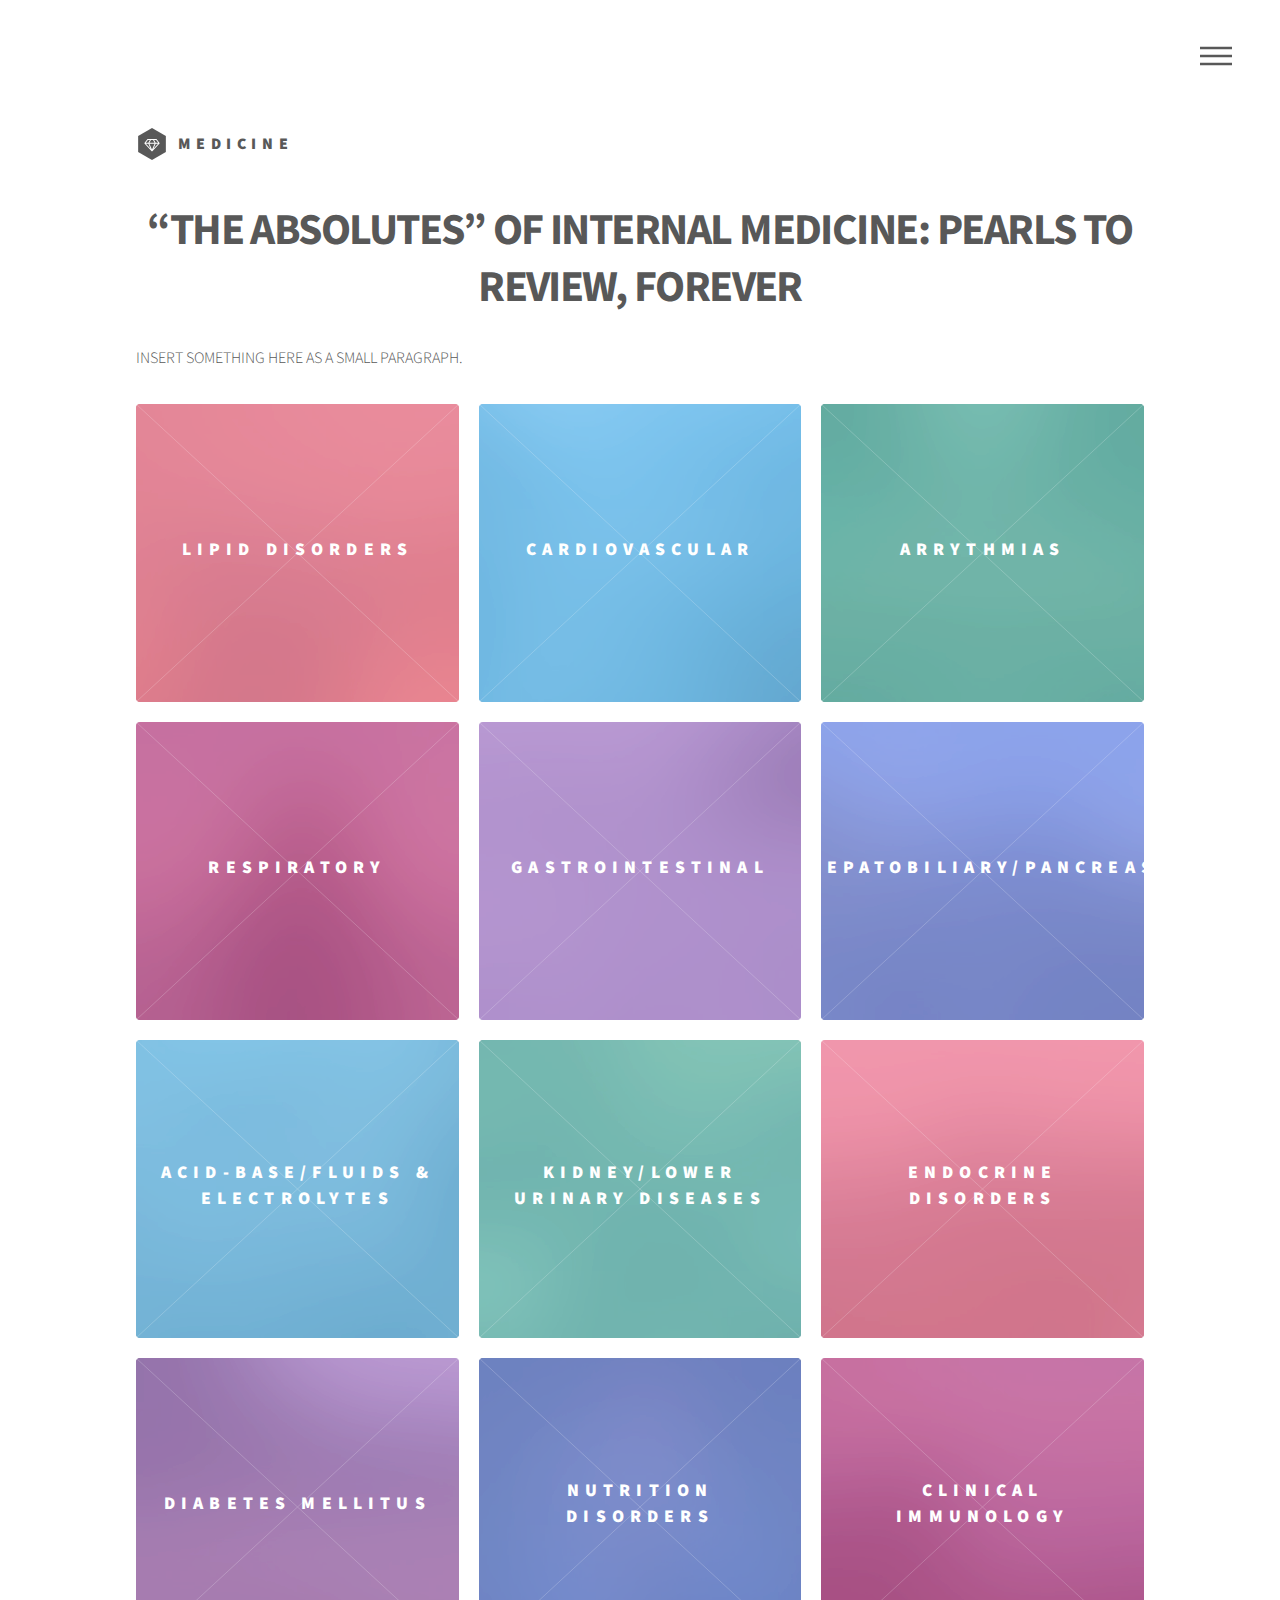
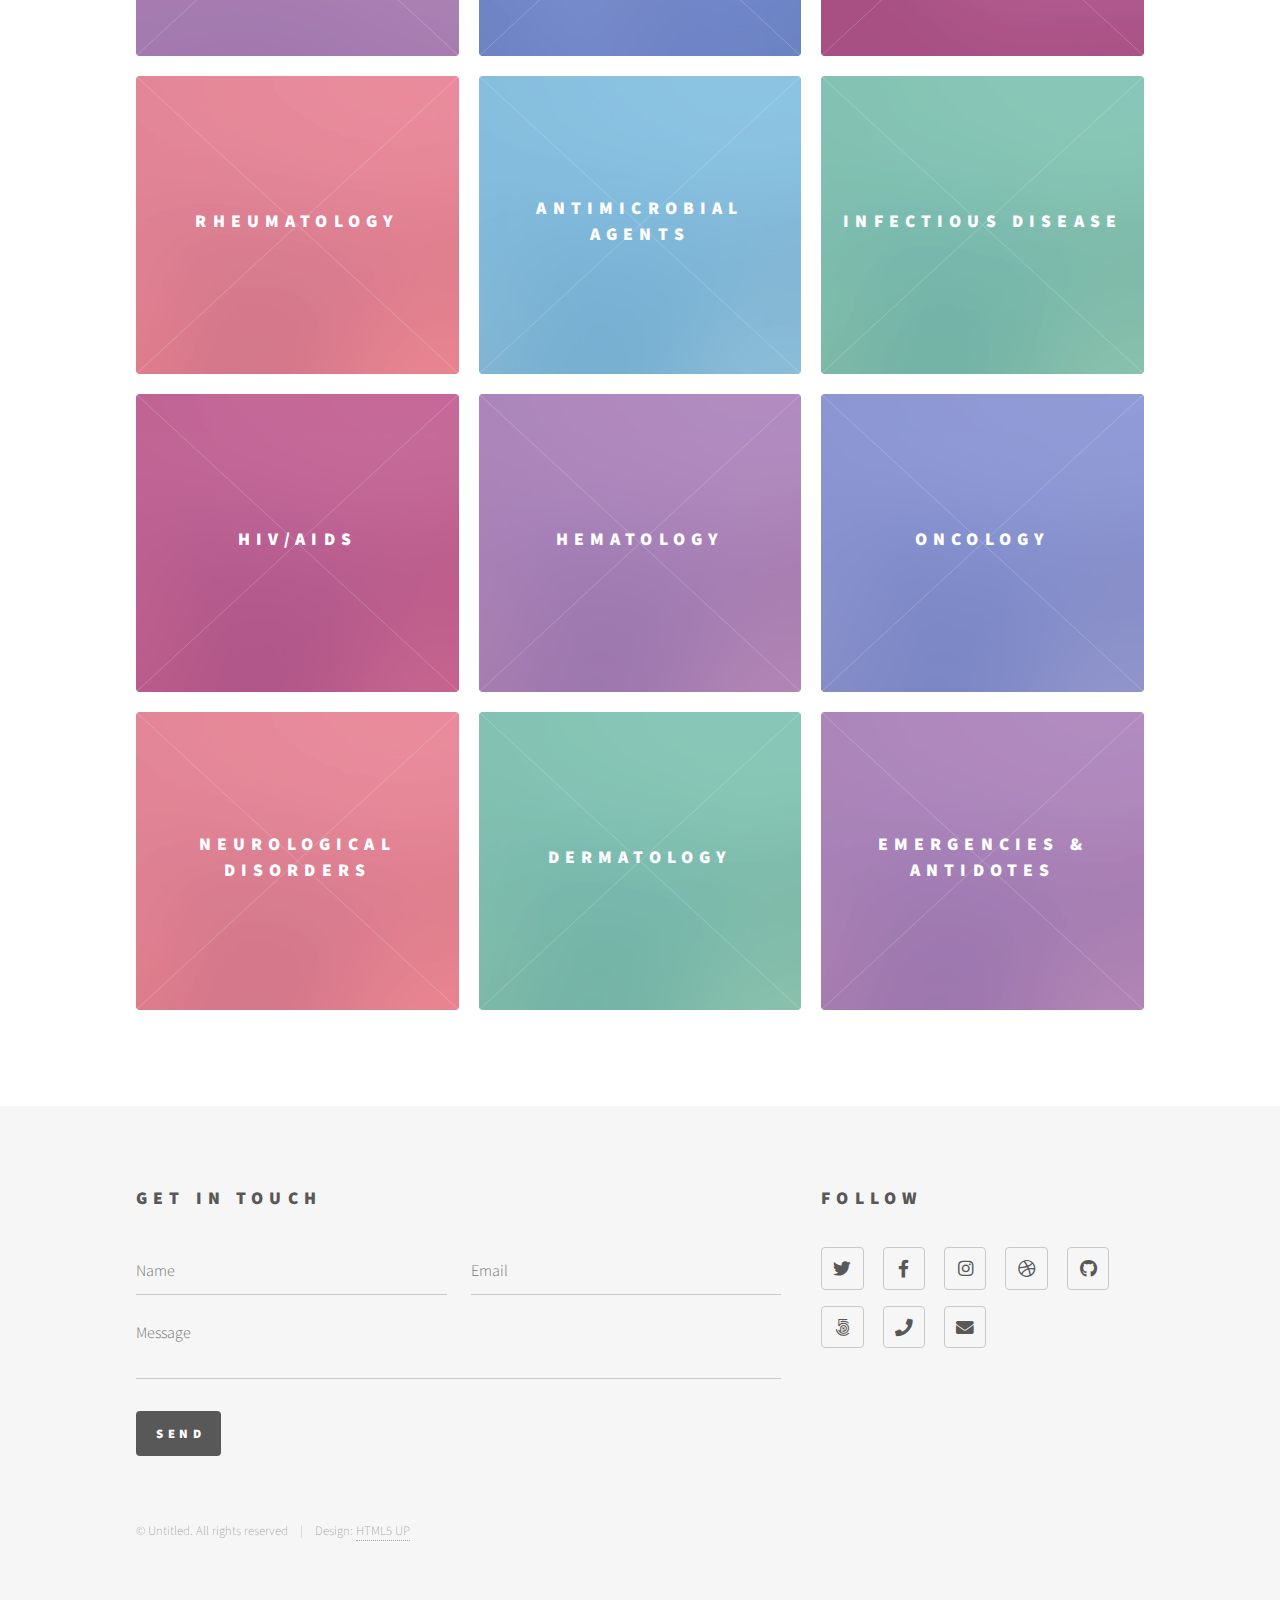
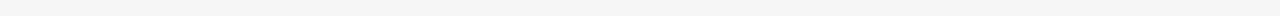
<file: index.html>
<!DOCTYPE HTML>
<!--
	Phantom by HTML5 UP
	html5up.net | @ajlkn
	Free for personal and commercial use under the CCA 3.0 license (html5up.net/license)
-->
<html>
	<head>
		<title>Hoskisons Absolute</title>
		<meta charset="utf-8" />
		<meta name="viewport" content="width=device-width, initial-scale=1, user-scalable=no" />
		<link rel="stylesheet" href="assets/css/main.css" />
		<noscript><link rel="stylesheet" href="assets/css/noscript.css" /></noscript>
	</head>
	<body class="is-preload">
		<!-- Wrapper -->
			<div id="wrapper">

				<!-- Header -->
					<header id="header">
						<div class="inner">

							<!-- Logo -->
								<a href="index.html" class="logo">
									<span class="symbol"><img src="images/logo.svg" alt="" /></span><span class="title">MEDICINE</span>
								</a>

							<!-- Nav -->
								<nav>
									<ul>
										<li><a href="#menu">Menu</a></li>
									</ul>
								</nav>

						</div>
					</header>

				<!-- Menu -->
					<nav id="menu">
						<h2>Menu</h2>
						<ul>
							<li><a href="index.html">Home</a></li>
							<li><a href="generic.html">How to Use this Resource</a></li>
							<li><a href="generic.html">About the Author</a></li>
							<li><a href="elements.html">Contact Us</a></li>
						</ul>
					</nav>

				<!-- Main -->
					<div id="main">
						<div class="inner">
							<header>
								<h1><center>“THE ABSOLUTES” OF INTERNAL MEDICINE: PEARLS TO REVIEW, FOREVER</center></h1>
								<p>INSERT SOMETHING HERE AS A SMALL PARAGRAPH.</p>
							</header>
							<section class="tiles">
								<article class="style1">
									<span class="image">
										<img src="images/pic01.jpg" alt="" />
									</span>
									<a href="lipiddisorders.html">
										<h2>LIPID DISORDERS</h2>
										<div class="content">
											<p>INSERT A SMALL DESCRIPTION HERE.</p>
										</div>
									</a>
								</article>
								<article class="style2">
									<span class="image">
										<img src="images/pic02.jpg" alt="" />
									</span>
									<a href="cardiovascular.html">
										<h2>CARDIOVASCULAR</h2>
										<div class="content">
											<p>INSERT A SMALL DESCRIPTION HERE.</p>
										</div>
									</a>
								</article>
								<article class="style3">
									<span class="image">
										<img src="images/pic03.jpg" alt="" />
									</span>
									<a href="generic.html">
										<h2>ARRYTHMIAS</h2>
										<div class="content">
											<p>INSERT A SMALL DESCRIPTION HERE.</p>
										</div>
									</a>
								</article>
								<article class="style4">
									<span class="image">
										<img src="images/pic04.jpg" alt="" />
									</span>
									<a href="generic.html">
										<h2>RESPIRATORY</h2>
										<div class="content">
											<p>INSERT A SMALL DESCRIPTION HERE.</p>
										</div>
									</a>
								</article>
								<article class="style5">
									<span class="image">
										<img src="images/pic05.jpg" alt="" />
									</span>
									<a href="generic.html">
										<h2>GASTROINTESTINAL</h2>
										<div class="content">
											<p>INSERT A SMALL DESCRIPTION HERE.</p>
										</div>
									</a>
								</article>
								<article class="style6">
									<span class="image">
										<img src="images/pic06.jpg" alt="" />
									</span>
									<a href="generic.html">
										<h2>HEPATOBILIARY/PANCREAS</h2>
										<div class="content">
											<p>INSERT A SMALL DESCRIPTION HERE.</p>
										</div>
									</a>
								</article>
								<article class="style2">
									<span class="image">
										<img src="images/pic07.jpg" alt="" />
									</span>
									<a href="generic.html">
										<h2>ACID-BASE/FLUIDS & ELECTROLYTES</h2>
										<div class="content">
											<p>INSERT A SMALL DESCRIPTION HERE</p>
										</div>
									</a>
								</article>
								<article class="style3">
									<span class="image">
										<img src="images/pic08.jpg" alt="" />
									</span>
									<a href="generic.html">
										<h2>KIDNEY/LOWER URINARY DISEASES</h2>
										<div class="content">
											<p>INSERT A SMALL DESCRIPTION HERE</p>
										</div>
									</a>
								</article>
								<article class="style1">
									<span class="image">
										<img src="images/pic09.jpg" alt="" />
									</span>
									<a href="generic.html">
										<h2>ENDOCRINE DISORDERS</h2>
										<div class="content">
											<p>INSERT SMALL DESCRIPTION HERE</p>
										</div>
									</a>
								</article>
								<article class="style5">
									<span class="image">
										<img src="images/pic10.jpg" alt="" />
									</span>
									<a href="generic.html">
										<h2>DIABETES MELLITUS</h2>
										<div class="content">
											<p>INSERT SMALL DESCRIPTION HERE</p>
										</div>
									</a>
								</article>
								<article class="style6">
									<span class="image">
										<img src="images/pic11.jpg" alt="" />
									</span>
									<a href="generic.html">
										<h2>NUTRITION DISORDERS</h2>
										<div class="content">
											<p>INSERT SMALL DESCRIPTION HERE</p>
										</div>
									</a>
								</article>
								<article class="style4">
									<span class="image">
										<img src="images/pic12.jpg" alt="" />
									</span>
									<a href="generic.html">
										<h2>CLINICAL IMMUNOLOGY</h2>
										<div class="content">
											<p>INSERT SMALL DESCRIPTION HERE</p>
										</div>
									</a>
								</article>
								<article class="style1">
									<span class="image">
										<img src="images/pic01.jpg" alt="" />
									</span>
									<a href="generic.html">
										<h2>RHEUMATOLOGY</h2>
										<div class="content">
											<p>INSERT A SMALL DESCRIPTION HERE.</p>
										</div>
									</a>
								</article>
								<article class="style2">
									<span class="image">
										<img src="images/pic01.jpg" alt="" />
									</span>
									<a href="generic.html">
										<h2>ANTIMICROBIAL AGENTS</h2>
										<div class="content">
											<p>INSERT A SMALL DESCRIPTION HERE.</p>
										</div>
									</a>
								</article>
								<article class="style3">
									<span class="image">
										<img src="images/pic01.jpg" alt="" />
									</span>
									<a href="generic.html">
										<h2>INFECTIOUS DISEASE</h2>
										<div class="content">
											<p>INSERT A SMALL DESCRIPTION HERE.</p>
										</div>
									</a>
								</article>
								<article class="style4">
									<span class="image">
										<img src="images/pic01.jpg" alt="" />
									</span>
									<a href="generic.html">
										<h2>HIV/AIDS</h2>
										<div class="content">
											<p>INSERT A SMALL DESCRIPTION HERE.</p>
										</div>
									</a>
								</article>
								<article class="style5">
									<span class="image">
										<img src="images/pic01.jpg" alt="" />
									</span>
									<a href="generic.html">
										<h2>HEMATOLOGY</h2>
										<div class="content">
											<p>INSERT A SMALL DESCRIPTION HERE.</p>
										</div>
									</a>
								</article>
								<article class="style6">
									<span class="image">
										<img src="images/pic01.jpg" alt="" />
									</span>
									<a href="generic.html">
										<h2>ONCOLOGY</h2>
										<div class="content">
											<p>INSERT A SMALL DESCRIPTION HERE.</p>
										</div>
									</a>
								</article>
								<article class="style1">
									<span class="image">
										<img src="images/pic01.jpg" alt="" />
									</span>
									<a href="generic.html">
										<h2>NEUROLOGICAL DISORDERS</h2>
										<div class="content">
											<p>INSERT A SMALL DESCRIPTION HERE.</p>
										</div>
									</a>
								</article>
								<article class="style3">
									<span class="image">
										<img src="images/pic01.jpg" alt="" />
									</span>
									<a href="generic.html">
										<h2>DERMATOLOGY</h2>
										<div class="content">
											<p>INSERT A SMALL DESCRIPTION HERE.</p>
										</div>
									</a>
								</article>
								<article class="style5">
									<span class="image">
										<img src="images/pic01.jpg" alt="" />
									</span>
									<a href="generic.html">
										<h2>EMERGENCIES & ANTIDOTES</h2>
										<div class="content">
											<p>INSERT A SMALL DESCRIPTION HERE.</p>
										</div>
									</a>
								</article>
							</section>
						</div>
					</div>

				<!-- Footer -->
					<footer id="footer">
						<div class="inner">
							<section>
								<h2>Get in touch</h2>
								<form method="post" action="#">
									<div class="fields">
										<div class="field half">
											<input type="text" name="name" id="name" placeholder="Name" />
										</div>
										<div class="field half">
											<input type="email" name="email" id="email" placeholder="Email" />
										</div>
										<div class="field">
											<textarea name="message" id="message" placeholder="Message"></textarea>
										</div>
									</div>
									<ul class="actions">
										<li><input type="submit" value="Send" class="primary" /></li>
									</ul>
								</form>
							</section>
							<section>
								<h2>Follow</h2>
								<ul class="icons">
									<li><a href="#" class="icon brands style2 fa-twitter"><span class="label">Twitter</span></a></li>
									<li><a href="#" class="icon brands style2 fa-facebook-f"><span class="label">Facebook</span></a></li>
									<li><a href="#" class="icon brands style2 fa-instagram"><span class="label">Instagram</span></a></li>
									<li><a href="#" class="icon brands style2 fa-dribbble"><span class="label">Dribbble</span></a></li>
									<li><a href="#" class="icon brands style2 fa-github"><span class="label">GitHub</span></a></li>
									<li><a href="#" class="icon brands style2 fa-500px"><span class="label">500px</span></a></li>
									<li><a href="#" class="icon solid style2 fa-phone"><span class="label">Phone</span></a></li>
									<li><a href="#" class="icon solid style2 fa-envelope"><span class="label">Email</span></a></li>
								</ul>
							</section>
							<ul class="copyright">
								<li>&copy; Untitled. All rights reserved</li><li>Design: <a href="http://html5up.net">HTML5 UP</a></li>
							</ul>
						</div>
					</footer>

			</div>

		<!-- Scripts -->
			<script src="assets/js/jquery.min.js"></script>
			<script src="assets/js/browser.min.js"></script>
			<script src="assets/js/breakpoints.min.js"></script>
			<script src="assets/js/util.js"></script>
			<script src="assets/js/main.js"></script>
			<script src="assets/js/modal.js"></script>

	</body>
</html>
</file>
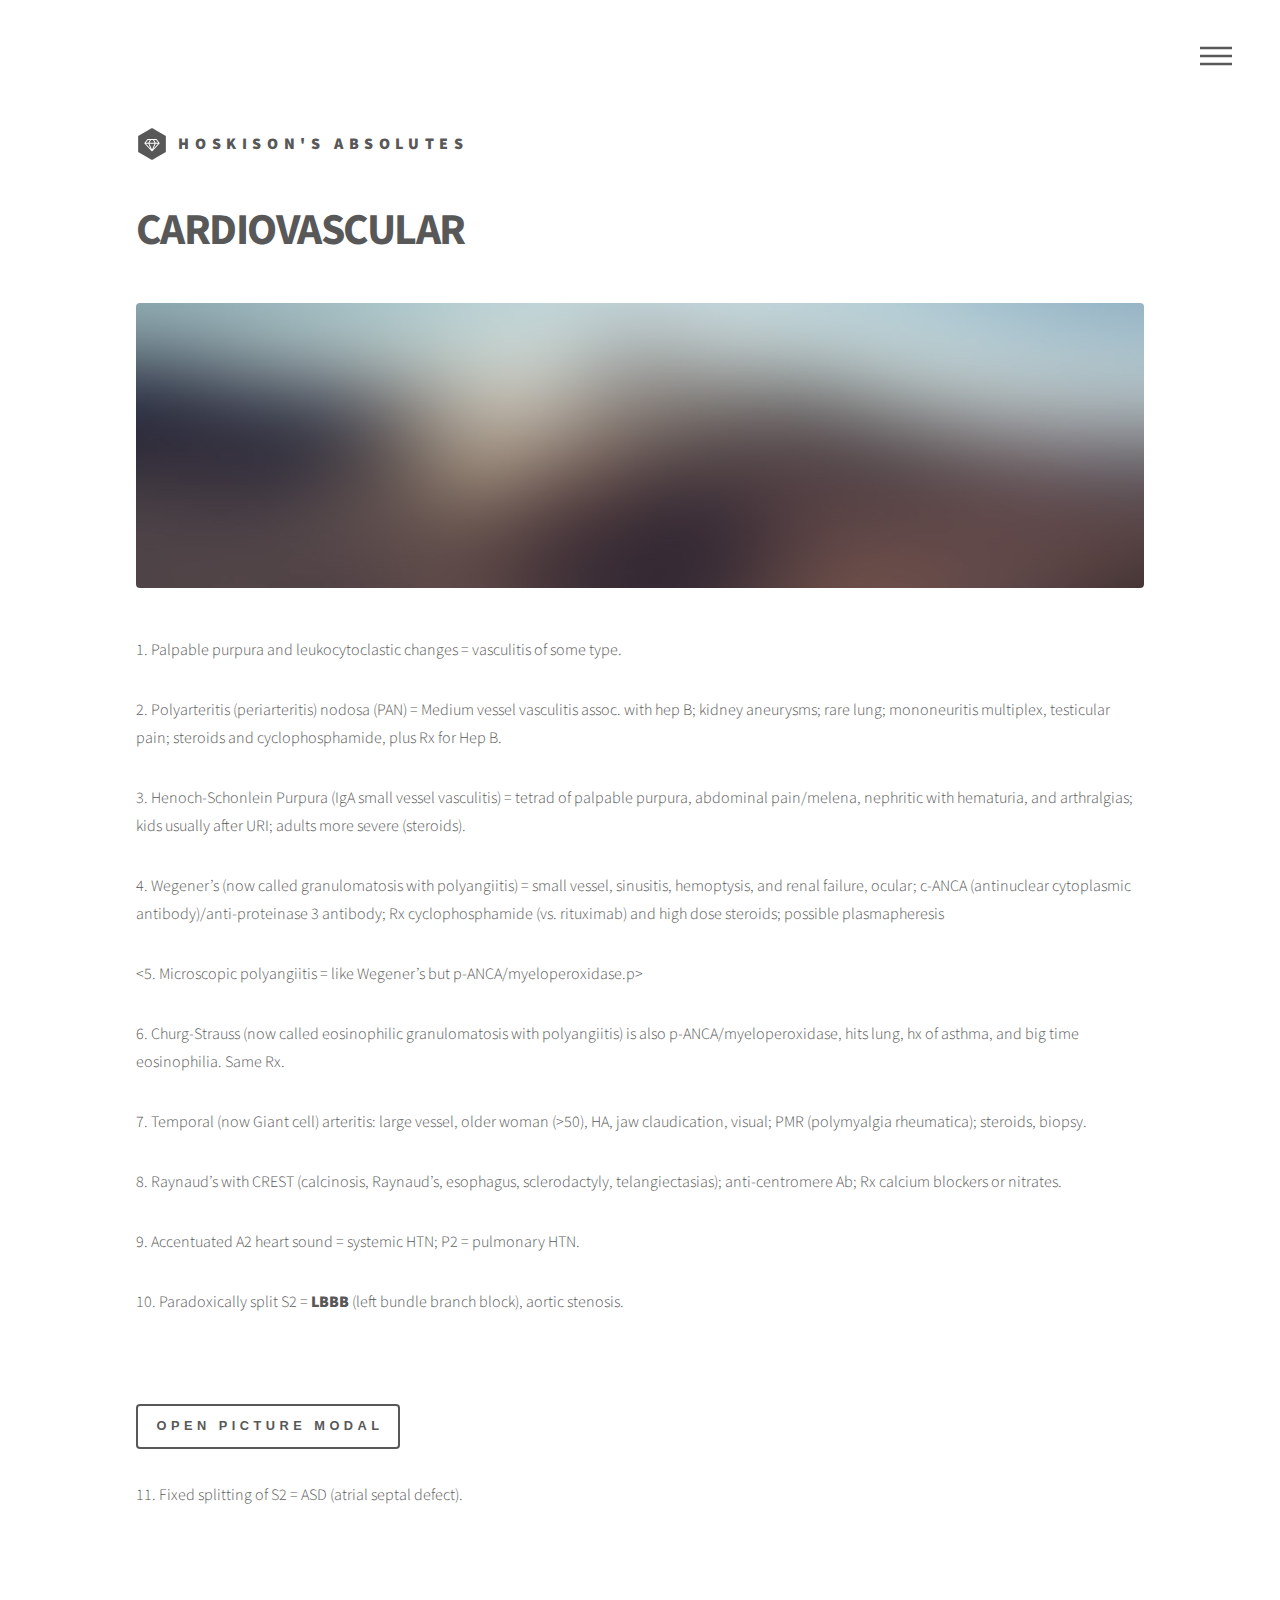
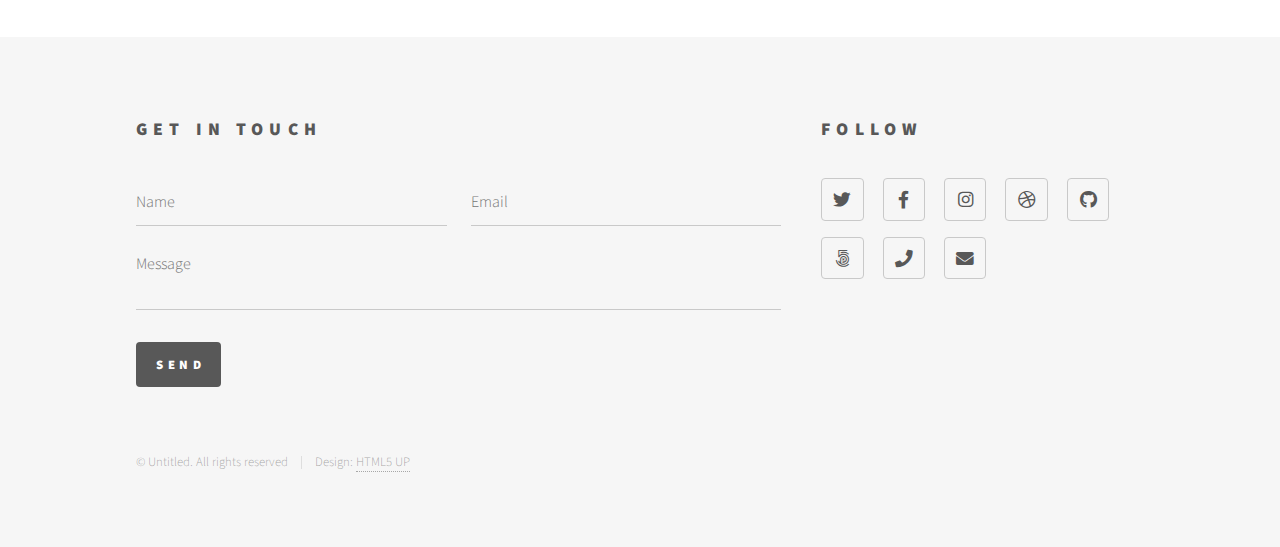
<file: cardiovascular.html>
<!DOCTYPE HTML>
<!--
	Phantom by HTML5 UP
	html5up.net | @ajlkn
	Free for personal and commercial use under the CCA 3.0 license (html5up.net/license)
-->
<html>
	<head>
		<title>LIPID DISORDERS</title>
		<meta charset="utf-8" />
		<meta name="viewport" content="width=device-width, initial-scale=1, user-scalable=no" />
		<link rel="stylesheet" href="assets/css/main.css" />
		<noscript><link rel="stylesheet" href="assets/css/noscript.css" /></noscript>
	</head>
	<body class="is-preload">
		<!-- Wrapper -->
			<div id="wrapper">

				<!-- Header -->
					<header id="header">
						<div class="inner">

							<!-- Logo -->
								<a href="index.html" class="logo">
									<span class="symbol"><img src="images/logo.svg" alt="" /></span><span class="title">Hoskison's Absolutes</span>
								</a>

							<!-- Nav -->
								<nav>
									<ul>
										<li><a href="#menu">Menu</a></li>
									</ul>
								</nav>

						</div>
					</header>

				<!-- Menu -->
					<nav id="menu">
						<h2>Menu</h2>
						<ul>
							<li><a href="index.html">Home</a></li>
							<li><a href="generic.html">How to Use this Resource</a></li>
							<li><a href="generic.html">About the Author</a></li>
							<li><a href="elements.html">Contact Us</a></li>
						</ul>
					</nav>

				<!-- Main -->
					<div id="main">
						<div class="inner">
							<h1>CARDIOVASCULAR</h1>
							<span class="image main"><img src="images/pic13.jpg" alt="" /></span>

							<p>1.	Palpable purpura and leukocytoclastic changes = vasculitis of some type.</p>
							<p>2.	Polyarteritis (periarteritis) nodosa (PAN) = Medium vessel vasculitis assoc. with hep B; kidney aneurysms; rare lung; mononeuritis multiplex, testicular pain; steroids and cyclophosphamide, plus Rx for Hep B.</p>
							<p>3.	Henoch-Schonlein Purpura (IgA small vessel vasculitis) = tetrad of palpable purpura, abdominal pain/melena, nephritic with hematuria, and arthralgias; kids usually after URI; adults more severe (steroids).</p>
							<p>4.	Wegener’s (now called granulomatosis with polyangiitis) = small vessel, sinusitis, hemoptysis, and renal failure, ocular; c-ANCA (antinuclear cytoplasmic antibody)/anti-proteinase 3 antibody; Rx cyclophosphamide (vs. rituximab) and high dose steroids; possible plasmapheresis</p>
							<5.	Microscopic polyangiitis = like Wegener’s but p-ANCA/myeloperoxidase.p></p>
							<p>6.	Churg-Strauss (now called eosinophilic granulomatosis with polyangiitis) is also p-ANCA/myeloperoxidase, hits lung, hx of asthma, and big time eosinophilia.  Same Rx.</p>
							<p>7.	Temporal (now Giant cell) arteritis:  large vessel, older woman (>50), HA, jaw claudication, visual; PMR (polymyalgia rheumatica); steroids, biopsy.</p>
							<p>8.	Raynaud’s with CREST (calcinosis, Raynaud’s, esophagus, sclerodactyly, telangiectasias); anti-centromere Ab; Rx calcium blockers or nitrates.</p>
							<p>9.	Accentuated A2 heart sound = systemic HTN; P2 = pulmonary HTN.</p>
              <p>10.	Paradoxically split S2 = <b id="myBtn">LBBB</b> (left bundle branch block), aortic stenosis.</p>
              <br>
							<!-- The Modal -->
							<div id="myModal" class="modal">
								<!-- Modal content -->
								<div class="modal-content">
									<span id="modalClose" class="close">&times;</span>
									<p>Harsh is dumb!!!!..</p>
								</div>
							</div>
              <br>
							<button id="myBtn2">Open Picture Modal</button>
							<!-- The Modal -->
							<div id="myModal2" class="modal">
								<!-- Modal content -->
								<div class="modal-content">
									<span id="modalClose2" class="close">&times;</span>
                  <img class="image main" src="images/pic13.jpg" alt="" />
								</div>
							</div>
							</p>
							<p>11.	Fixed splitting of S2 = ASD (atrial septal defect).</p>
							<p></p>
							<p></p>
							<p></p>
							<p></p>
							<p></p>
							<p></p>
							<p></p>
							<p></p>
							<p></p>
							<p></p>
							<p></p>
							<p></p>
							<p></p>
							<p></p>
							<p></p>
							<p></p>
							<p></p>
							<p></p>
							<p></p>
							<p></p>
							<p></p>
							<p></p>
							<p></p>
							<p></p>
							<p></p>
							<p></p>
							<p></p>
							<p></p>
							<p></p>
							<p></p>
							<p></p>
							<p></p>
							<p></p>
							<p></p>
							<p></p>
							<p></p>
							<p></p>
							<p></p>
							<p></p>
							<p></p>
							<p></p>
							<p></p>
							<p></p>
							<p></p>
							<p></p>
							<p></p>
							<p></p>
							<p></p>
							<p></p>
							<p></p>
							<p></p>
							<p></p>
							<p></p>
							<p></p>
							<p></p>
							<p></p>
							<p></p>
							<p></p>
							<p></p>
							<p></p>
							<p></p>
							<p></p>
							<p></p>
							<p></p>
							<p></p>
							<p></p>
							<p></p>
							<p></p>
							<p></p>
							<p></p>
							<p></p>
							<p></p>
							<p></p>
							<p></p>
							<p></p>
							<p></p>
							<p></p>
							<p></p>
							<p></p>
							<p></p>
							<p></p>
							<p></p>
							<p></p>
							<p></p>
							<p></p>
							<p></p>
							<p></p>
							<p></p>
							<p></p>


						</div>
					</div>

				<!-- Footer -->
					<footer id="footer">
						<div class="inner">
							<section>
								<h2>Get in touch</h2>
								<form method="post" action="#">
									<div class="fields">
										<div class="field half">
											<input type="text" name="name" id="name" placeholder="Name" />
										</div>
										<div class="field half">
											<input type="email" name="email" id="email" placeholder="Email" />
										</div>
										<div class="field">
											<textarea name="message" id="message" placeholder="Message"></textarea>
										</div>
									</div>
									<ul class="actions">
										<li><input type="submit" value="Send" class="primary" /></li>
									</ul>
								</form>
							</section>
							<section>
								<h2>Follow</h2>
								<ul class="icons">
									<li><a href="#" class="icon brands style2 fa-twitter"><span class="label">Twitter</span></a></li>
									<li><a href="#" class="icon brands style2 fa-facebook-f"><span class="label">Facebook</span></a></li>
									<li><a href="#" class="icon brands style2 fa-instagram"><span class="label">Instagram</span></a></li>
									<li><a href="#" class="icon brands style2 fa-dribbble"><span class="label">Dribbble</span></a></li>
									<li><a href="#" class="icon brands style2 fa-github"><span class="label">GitHub</span></a></li>
									<li><a href="#" class="icon brands style2 fa-500px"><span class="label">500px</span></a></li>
									<li><a href="#" class="icon solid style2 fa-phone"><span class="label">Phone</span></a></li>
									<li><a href="#" class="icon solid style2 fa-envelope"><span class="label">Email</span></a></li>
								</ul>
							</section>
							<ul class="copyright">
								<li>&copy; Untitled. All rights reserved</li><li>Design: <a href="http://html5up.net">HTML5 UP</a></li>
							</ul>
						</div>
					</footer>

			</div>

		<!-- Scripts -->
			<script src="assets/js/jquery.min.js"></script>
			<script src="assets/js/browser.min.js"></script>
			<script src="assets/js/breakpoints.min.js"></script>
			<script src="assets/js/util.js"></script>
			<script src="assets/js/main.js"></script>
			<script src="assets/js/modal.js"></script>

	</body>
</html>
</file>
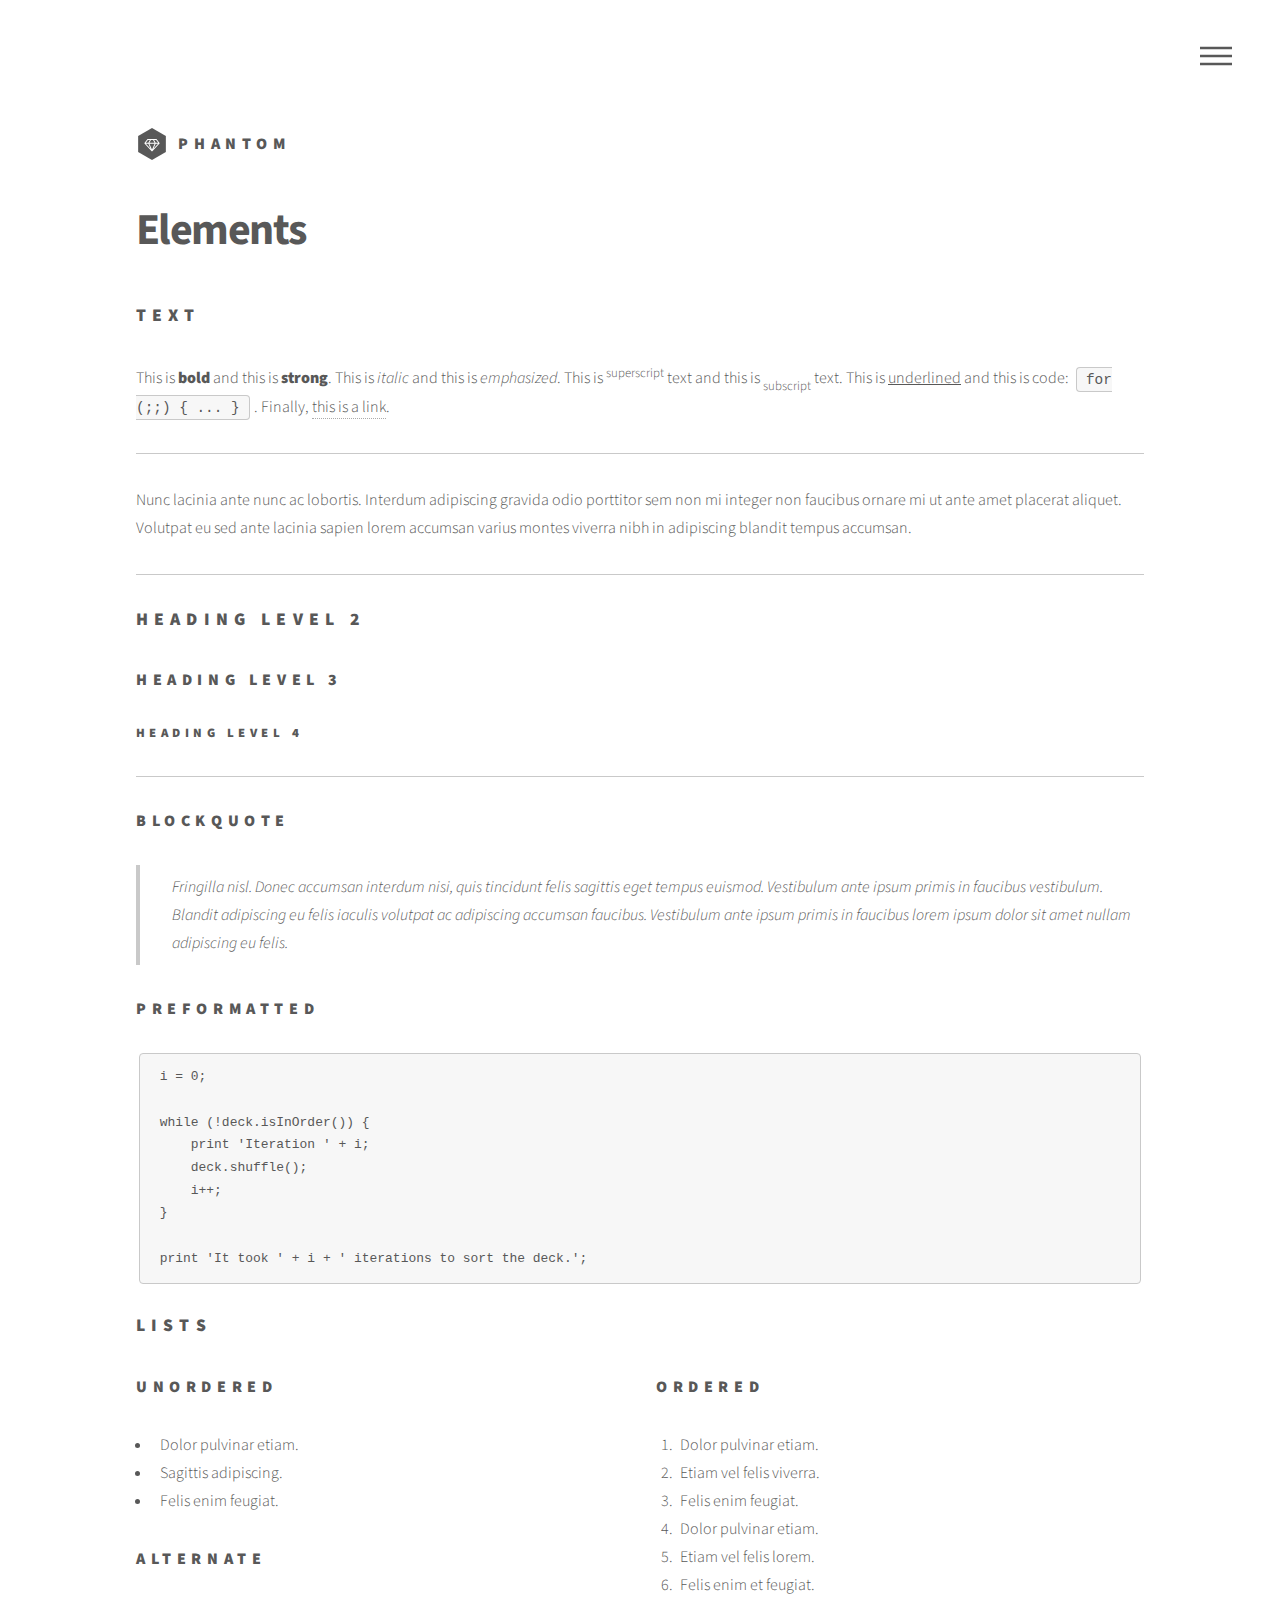
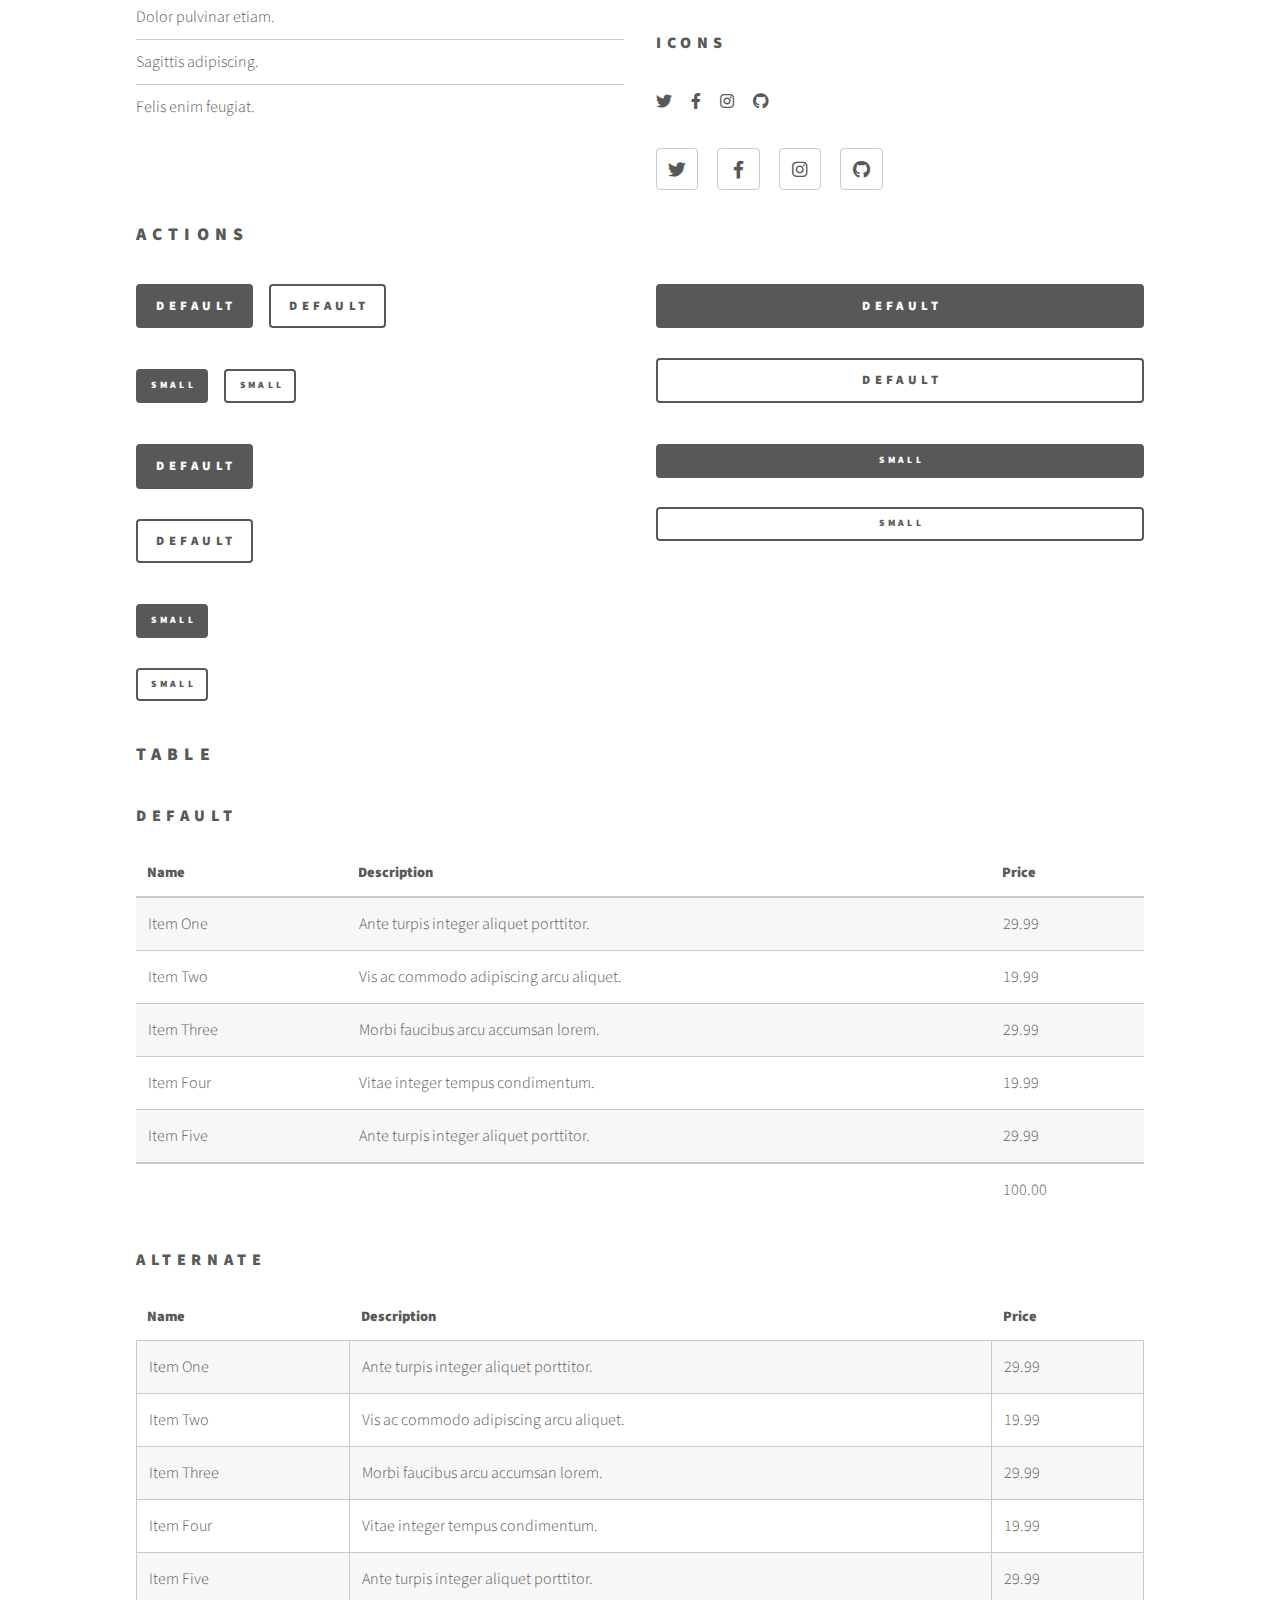
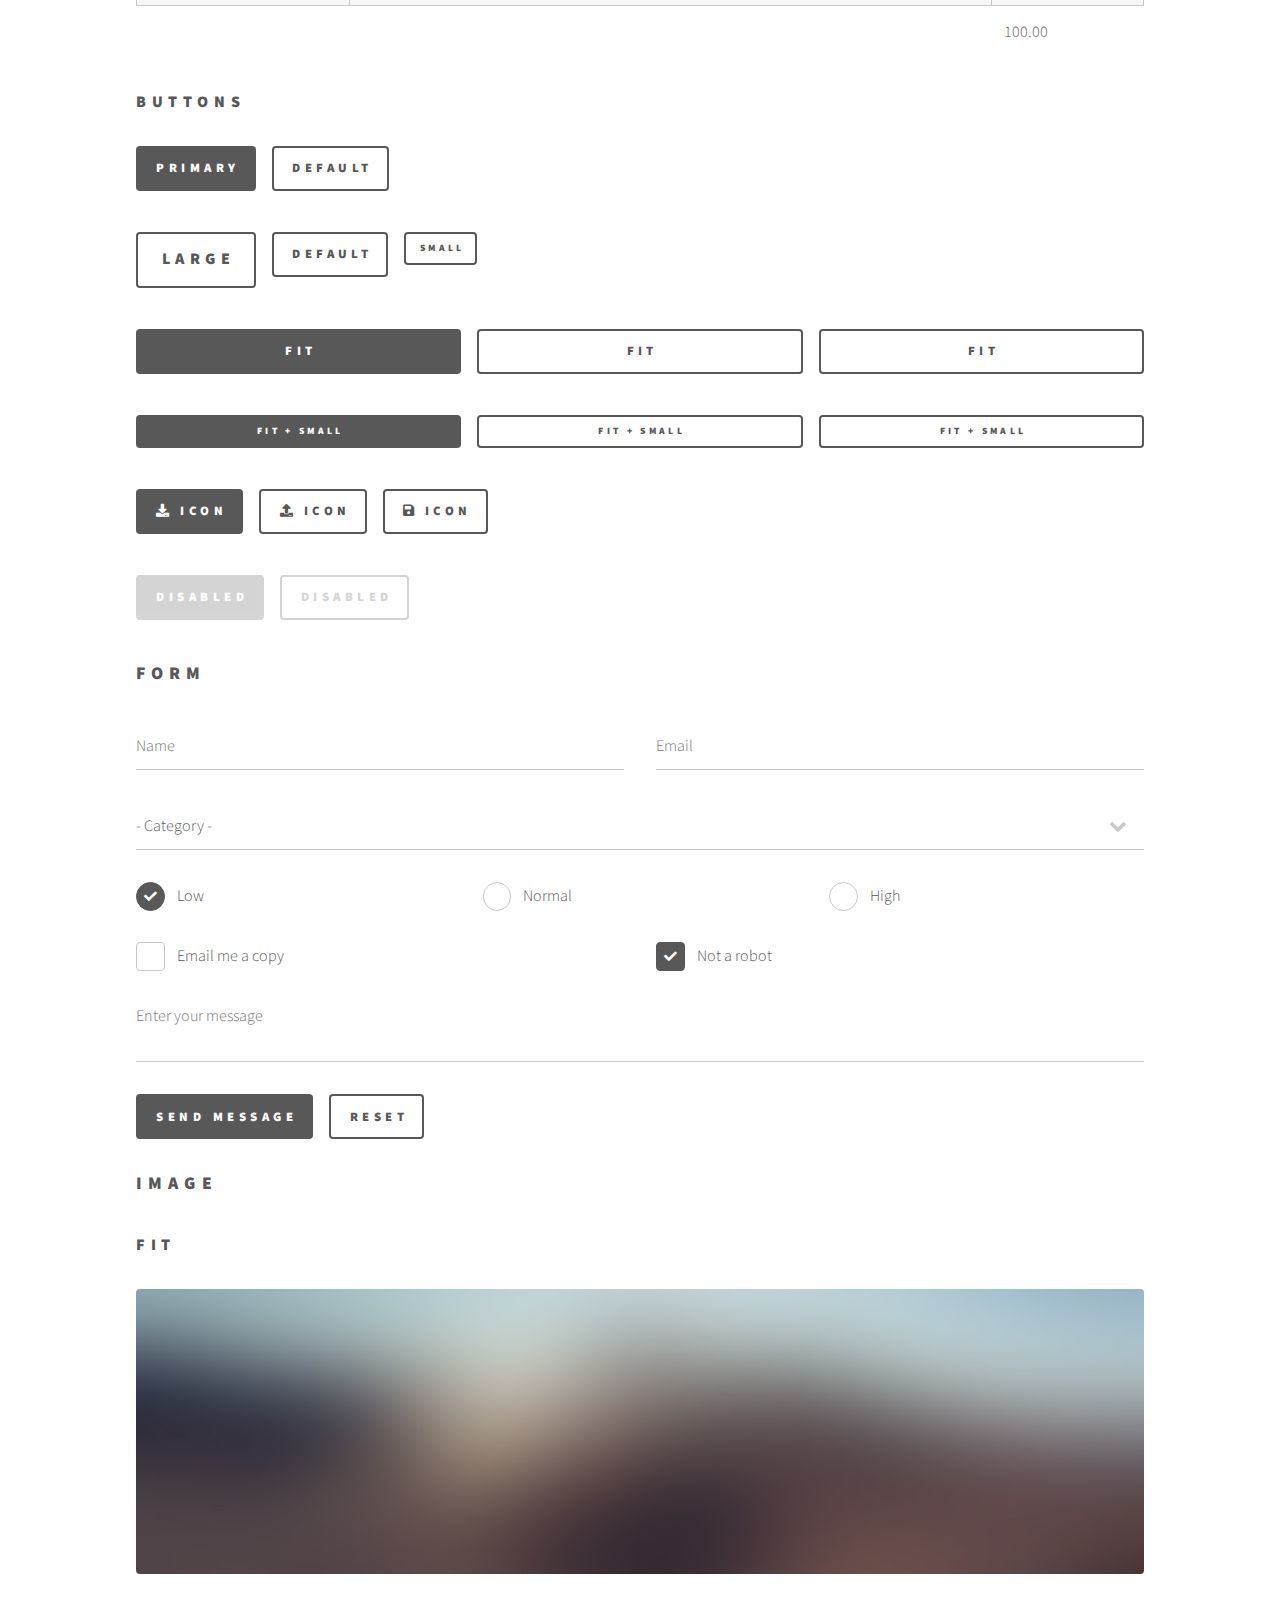
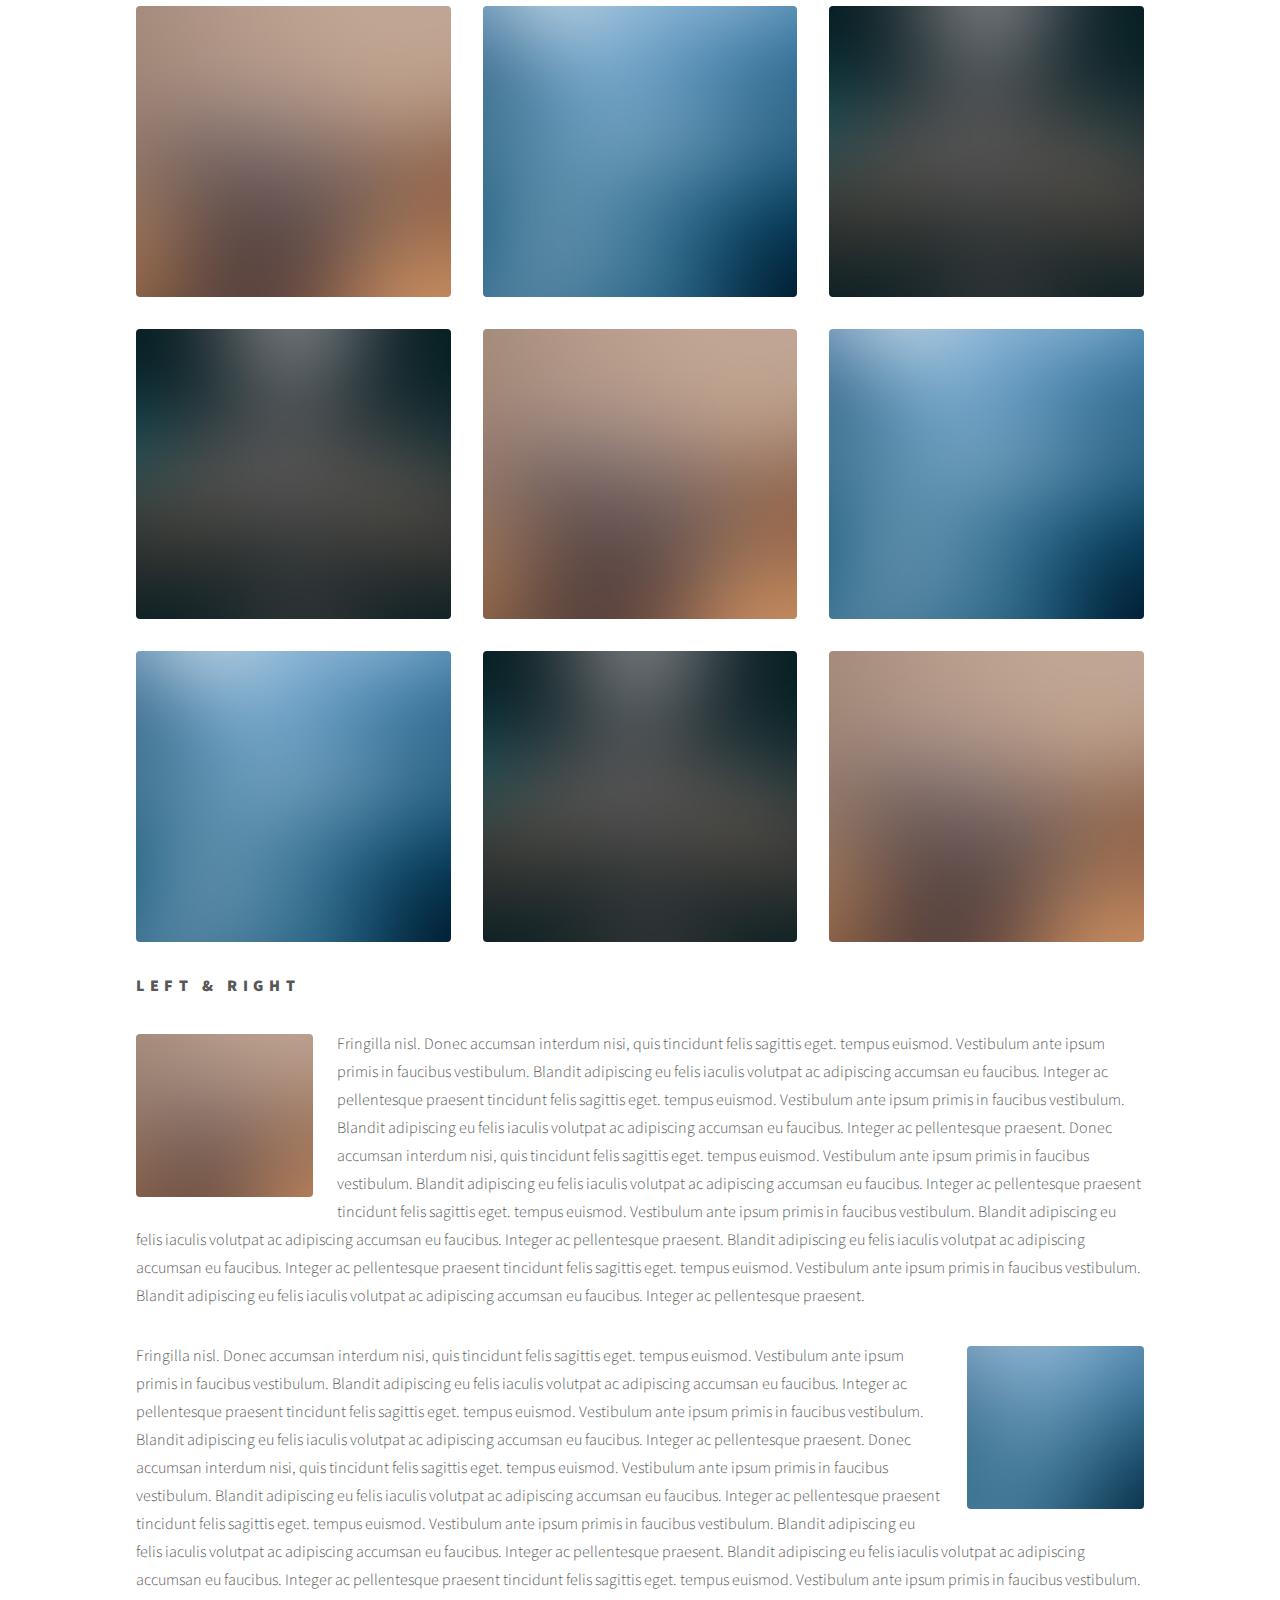
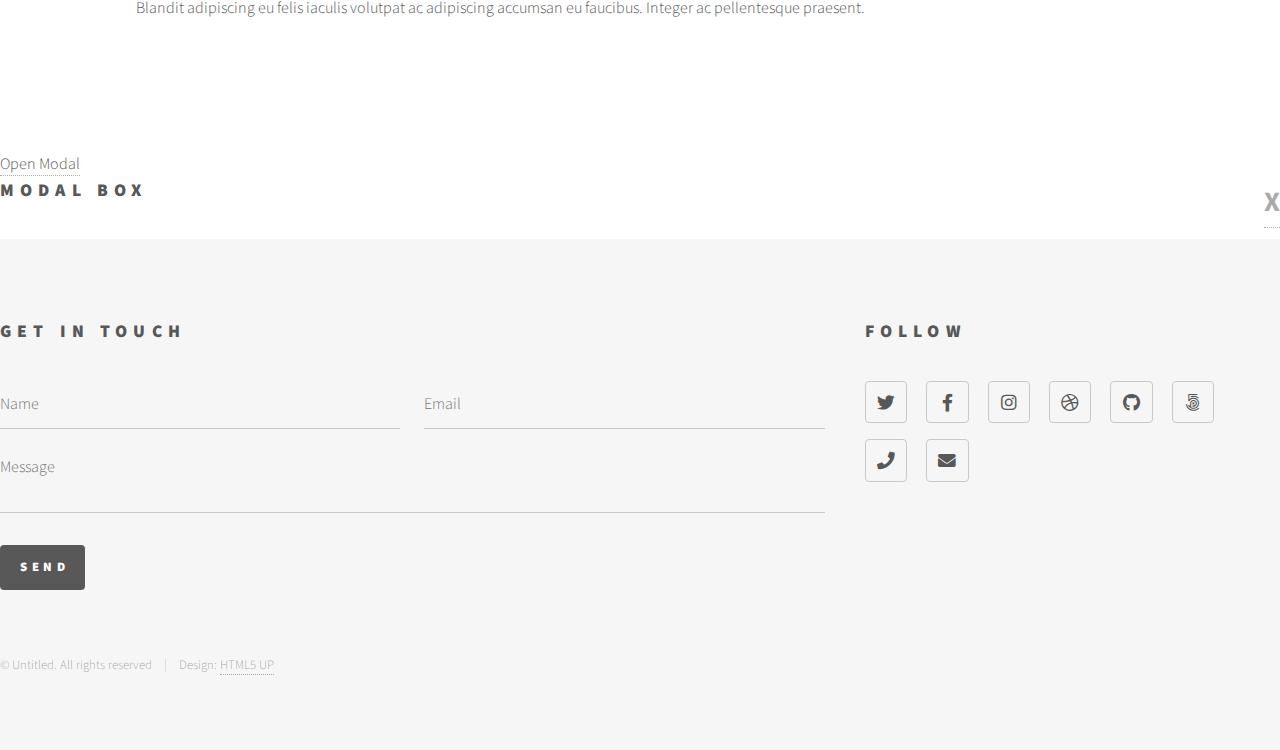
<file: elements.html>
<!DOCTYPE HTML>
<!--
	Phantom by HTML5 UP
	html5up.net | @ajlkn
	Free for personal and commercial use under the CCA 3.0 license (html5up.net/license)
-->
<html>
	<head>
		<title>Elements - Phantom by HTML5 UP</title>
		<meta charset="utf-8" />
		<meta name="viewport" content="width=device-width, initial-scale=1, user-scalable=no" />
		<link rel="stylesheet" href="assets/css/main.css" />
		<noscript><link rel="stylesheet" href="assets/css/noscript.css" /></noscript>
	</head>
	<body class="is-preload">
		<!-- Wrapper -->
			<div id="wrapper">

				<!-- Header -->
					<header id="header">
						<div class="inner">

							<!-- Logo -->
								<a href="index.html" class="logo">
									<span class="symbol"><img src="images/logo.svg" alt="" /></span><span class="title">Phantom</span>
								</a>

							<!-- Nav -->
								<nav>
									<ul>
										<li><a href="#menu">Menu</a></li>
									</ul>
								</nav>

						</div>
					</header>

				<!-- Menu -->
					<nav id="menu">
						<h2>Menu</h2>
						<ul>
							<li><a href="index.html">Home</a></li>
							<li><a href="generic.html">Ipsum veroeros</a></li>
							<li><a href="generic.html">Tempus etiam</a></li>
							<li><a href="generic.html">Consequat dolor</a></li>
							<li><a href="elements.html">Elements</a></li>
						</ul>
					</nav>

				<!-- Main -->
					<div id="main">
						<div class="inner">
							<h1>Elements</h1>

							<!-- Text -->
								<section>
									<h2>Text</h2>
									<p>This is <b>bold</b> and this is <strong>strong</strong>. This is <i>italic</i> and this is <em>emphasized</em>.
									This is <sup>superscript</sup> text and this is <sub>subscript</sub> text.
									This is <u>underlined</u> and this is code: <code>for (;;) { ... }</code>. Finally, <a href="#">this is a link</a>.</p>
									<hr />
									<p>Nunc lacinia ante nunc ac lobortis. Interdum adipiscing gravida odio porttitor sem non mi integer non faucibus ornare mi ut ante amet placerat aliquet. Volutpat eu sed ante lacinia sapien lorem accumsan varius montes viverra nibh in adipiscing blandit tempus accumsan.</p>
									<hr />
									<h2>Heading Level 2</h2>
									<h3>Heading Level 3</h3>
									<h4>Heading Level 4</h4>
									<hr />
									<h3>Blockquote</h3>
									<blockquote>Fringilla nisl. Donec accumsan interdum nisi, quis tincidunt felis sagittis eget tempus euismod. Vestibulum ante ipsum primis in faucibus vestibulum. Blandit adipiscing eu felis iaculis volutpat ac adipiscing accumsan faucibus. Vestibulum ante ipsum primis in faucibus lorem ipsum dolor sit amet nullam adipiscing eu felis.</blockquote>
									<h3>Preformatted</h3>
									<pre><code>i = 0;

while (!deck.isInOrder()) {
    print 'Iteration ' + i;
    deck.shuffle();
    i++;
}

print 'It took ' + i + ' iterations to sort the deck.';</code></pre>
								</section>

							<!-- Lists -->
								<section>
									<h2>Lists</h2>
									<div class="row">
										<div class="col-6 col-12-medium">
											<h3>Unordered</h3>
											<ul>
												<li>Dolor pulvinar etiam.</li>
												<li>Sagittis adipiscing.</li>
												<li>Felis enim feugiat.</li>
											</ul>
											<h3>Alternate</h3>
											<ul class="alt">
												<li>Dolor pulvinar etiam.</li>
												<li>Sagittis adipiscing.</li>
												<li>Felis enim feugiat.</li>
											</ul>
										</div>
										<div class="col-6 col-12-medium">
											<h3>Ordered</h3>
											<ol>
												<li>Dolor pulvinar etiam.</li>
												<li>Etiam vel felis viverra.</li>
												<li>Felis enim feugiat.</li>
												<li>Dolor pulvinar etiam.</li>
												<li>Etiam vel felis lorem.</li>
												<li>Felis enim et feugiat.</li>
											</ol>
											<h3>Icons</h3>
											<ul class="icons">
												<li><a href="#" class="icon brands style1 fa-twitter"><span class="label">Twitter</span></a></li>
												<li><a href="#" class="icon brands style1 fa-facebook-f"><span class="label">Facebook</span></a></li>
												<li><a href="#" class="icon brands style1 fa-instagram"><span class="label">Instagram</span></a></li>
												<li><a href="#" class="icon brands style1 fa-github"><span class="label">Github</span></a></li>
											</ul>
											<ul class="icons">
												<li><a href="#" class="icon brands style2 fa-twitter"><span class="label">Twitter</span></a></li>
												<li><a href="#" class="icon brands style2 fa-facebook-f"><span class="label">Facebook</span></a></li>
												<li><a href="#" class="icon brands style2 fa-instagram"><span class="label">Instagram</span></a></li>
												<li><a href="#" class="icon brands style2 fa-github"><span class="label">Github</span></a></li>
											</ul>
										</div>
									</div>
									<h2>Actions</h2>
									<div class="row">
										<div class="col-6 col-12-medium">
											<ul class="actions">
												<li><a href="#" class="button primary">Default</a></li>
												<li><a href="#" class="button">Default</a></li>
											</ul>
											<ul class="actions small">
												<li><a href="#" class="button primary small">Small</a></li>
												<li><a href="#" class="button small">Small</a></li>
											</ul>
											<ul class="actions stacked">
												<li><a href="#" class="button primary">Default</a></li>
												<li><a href="#" class="button">Default</a></li>
											</ul>
											<ul class="actions stacked">
												<li><a href="#" class="button primary small">Small</a></li>
												<li><a href="#" class="button small">Small</a></li>
											</ul>
										</div>
										<div class="col-6 col-12-medium">
											<ul class="actions stacked">
												<li><a href="#" class="button primary fit">Default</a></li>
												<li><a href="#" class="button fit">Default</a></li>
											</ul>
											<ul class="actions stacked">
												<li><a href="#" class="button primary small fit">Small</a></li>
												<li><a href="#" class="button small fit">Small</a></li>
											</ul>
										</div>
									</div>
								</section>

							<!-- Table -->
								<section>
									<h2>Table</h2>
									<h3>Default</h3>
									<div class="table-wrapper">
										<table>
											<thead>
												<tr>
													<th>Name</th>
													<th>Description</th>
													<th>Price</th>
												</tr>
											</thead>
											<tbody>
												<tr>
													<td>Item One</td>
													<td>Ante turpis integer aliquet porttitor.</td>
													<td>29.99</td>
												</tr>
												<tr>
													<td>Item Two</td>
													<td>Vis ac commodo adipiscing arcu aliquet.</td>
													<td>19.99</td>
												</tr>
												<tr>
													<td>Item Three</td>
													<td> Morbi faucibus arcu accumsan lorem.</td>
													<td>29.99</td>
												</tr>
												<tr>
													<td>Item Four</td>
													<td>Vitae integer tempus condimentum.</td>
													<td>19.99</td>
												</tr>
												<tr>
													<td>Item Five</td>
													<td>Ante turpis integer aliquet porttitor.</td>
													<td>29.99</td>
												</tr>
											</tbody>
											<tfoot>
												<tr>
													<td colspan="2"></td>
													<td>100.00</td>
												</tr>
											</tfoot>
										</table>
									</div>

									<h3>Alternate</h3>
									<div class="table-wrapper">
										<table class="alt">
											<thead>
												<tr>
													<th>Name</th>
													<th>Description</th>
													<th>Price</th>
												</tr>
											</thead>
											<tbody>
												<tr>
													<td>Item One</td>
													<td>Ante turpis integer aliquet porttitor.</td>
													<td>29.99</td>
												</tr>
												<tr>
													<td>Item Two</td>
													<td>Vis ac commodo adipiscing arcu aliquet.</td>
													<td>19.99</td>
												</tr>
												<tr>
													<td>Item Three</td>
													<td> Morbi faucibus arcu accumsan lorem.</td>
													<td>29.99</td>
												</tr>
												<tr>
													<td>Item Four</td>
													<td>Vitae integer tempus condimentum.</td>
													<td>19.99</td>
												</tr>
												<tr>
													<td>Item Five</td>
													<td>Ante turpis integer aliquet porttitor.</td>
													<td>29.99</td>
												</tr>
											</tbody>
											<tfoot>
												<tr>
													<td colspan="2"></td>
													<td>100.00</td>
												</tr>
											</tfoot>
										</table>
									</div>
								</section>

							<!-- Buttons -->
								<section>
									<h3>Buttons</h3>
									<ul class="actions">
										<li><a href="#" class="button primary">Primary</a></li>
										<li><a href="#" class="button">Default</a></li>
									</ul>
									<ul class="actions">
										<li><a href="#" class="button large">Large</a></li>
										<li><a href="#" class="button">Default</a></li>
										<li><a href="#" class="button small">Small</a></li>
									</ul>
									<ul class="actions fit">
										<li><a href="#" class="button primary fit">Fit</a></li>
										<li><a href="#" class="button fit">Fit</a></li>
										<li><a href="#" class="button fit">Fit</a></li>
									</ul>
									<ul class="actions fit small">
										<li><a href="#" class="button primary fit small">Fit + Small</a></li>
										<li><a href="#" class="button fit small">Fit + Small</a></li>
										<li><a href="#" class="button fit small">Fit + Small</a></li>
									</ul>
									<ul class="actions">
										<li><a href="#" class="button primary icon solid fa-download">Icon</a></li>
										<li><a href="#" class="button icon solid fa-upload">Icon</a></li>
										<li><a href="#" class="button icon solid fa-save">Icon</a></li>
									</ul>
									<ul class="actions">
										<li><span class="button primary disabled">Disabled</span></li>
										<li><span class="button disabled">Disabled</span></li>
									</ul>
								</section>

							<!-- Form -->
								<section>
									<h2>Form</h2>
									<form method="post" action="#">
										<div class="row gtr-uniform">
											<div class="col-6 col-12-xsmall">
												<input type="text" name="demo-name" id="demo-name" value="" placeholder="Name" />
											</div>
											<div class="col-6 col-12-xsmall">
												<input type="email" name="demo-email" id="demo-email" value="" placeholder="Email" />
											</div>
											<div class="col-12">
												<select name="demo-category" id="demo-category">
													<option value="">- Category -</option>
													<option value="1">Manufacturing</option>
													<option value="1">Shipping</option>
													<option value="1">Administration</option>
													<option value="1">Human Resources</option>
												</select>
											</div>
											<div class="col-4 col-12-small">
												<input type="radio" id="demo-priority-low" name="demo-priority" checked>
												<label for="demo-priority-low">Low</label>
											</div>
											<div class="col-4 col-12-small">
												<input type="radio" id="demo-priority-normal" name="demo-priority">
												<label for="demo-priority-normal">Normal</label>
											</div>
											<div class="col-4 col-12-small">
												<input type="radio" id="demo-priority-high" name="demo-priority">
												<label for="demo-priority-high">High</label>
											</div>
											<div class="col-6 col-12-small">
												<input type="checkbox" id="demo-copy" name="demo-copy">
												<label for="demo-copy">Email me a copy</label>
											</div>
											<div class="col-6 col-12-small">
												<input type="checkbox" id="demo-human" name="demo-human" checked>
												<label for="demo-human">Not a robot</label>
											</div>
											<div class="col-12">
												<textarea name="demo-message" id="demo-message" placeholder="Enter your message" rows="6"></textarea>
											</div>
											<div class="col-12">
												<ul class="actions">
													<li><input type="submit" value="Send Message" class="primary" /></li>
													<li><input type="reset" value="Reset" /></li>
												</ul>
											</div>
										</div>
									</form>
								</section>

							<!-- Image -->
								<section>
									<h2>Image</h2>
									<h3>Fit</h3>
									<div class="box alt">
										<div class="row gtr-uniform">
											<div class="col-12"><span class="image fit"><img src="images/pic13.jpg" alt="" /></span></div>
											<div class="col-4"><span class="image fit"><img src="images/pic01.jpg" alt="" /></span></div>
											<div class="col-4"><span class="image fit"><img src="images/pic02.jpg" alt="" /></span></div>
											<div class="col-4"><span class="image fit"><img src="images/pic03.jpg" alt="" /></span></div>
											<div class="col-4"><span class="image fit"><img src="images/pic03.jpg" alt="" /></span></div>
											<div class="col-4"><span class="image fit"><img src="images/pic01.jpg" alt="" /></span></div>
											<div class="col-4"><span class="image fit"><img src="images/pic02.jpg" alt="" /></span></div>
											<div class="col-4"><span class="image fit"><img src="images/pic02.jpg" alt="" /></span></div>
											<div class="col-4"><span class="image fit"><img src="images/pic03.jpg" alt="" /></span></div>
											<div class="col-4"><span class="image fit"><img src="images/pic01.jpg" alt="" /></span></div>
										</div>
									</div>
									<h3>Left &amp; Right</h3>
									<p><span class="image left"><img src="images/pic14.jpg" alt="" /></span>Fringilla nisl. Donec accumsan interdum nisi, quis tincidunt felis sagittis eget. tempus euismod. Vestibulum ante ipsum primis in faucibus vestibulum. Blandit adipiscing eu felis iaculis volutpat ac adipiscing accumsan eu faucibus. Integer ac pellentesque praesent tincidunt felis sagittis eget. tempus euismod. Vestibulum ante ipsum primis in faucibus vestibulum. Blandit adipiscing eu felis iaculis volutpat ac adipiscing accumsan eu faucibus. Integer ac pellentesque praesent. Donec accumsan interdum nisi, quis tincidunt felis sagittis eget. tempus euismod. Vestibulum ante ipsum primis in faucibus vestibulum. Blandit adipiscing eu felis iaculis volutpat ac adipiscing accumsan eu faucibus. Integer ac pellentesque praesent tincidunt felis sagittis eget. tempus euismod. Vestibulum ante ipsum primis in faucibus vestibulum. Blandit adipiscing eu felis iaculis volutpat ac adipiscing accumsan eu faucibus. Integer ac pellentesque praesent. Blandit adipiscing eu felis iaculis volutpat ac adipiscing accumsan eu faucibus. Integer ac pellentesque praesent tincidunt felis sagittis eget. tempus euismod. Vestibulum ante ipsum primis in faucibus vestibulum. Blandit adipiscing eu felis iaculis volutpat ac adipiscing accumsan eu faucibus. Integer ac pellentesque praesent.</p>
									<p><span class="image right"><img src="images/pic15.jpg" alt="" /></span>Fringilla nisl. Donec accumsan interdum nisi, quis tincidunt felis sagittis eget. tempus euismod. Vestibulum ante ipsum primis in faucibus vestibulum. Blandit adipiscing eu felis iaculis volutpat ac adipiscing accumsan eu faucibus. Integer ac pellentesque praesent tincidunt felis sagittis eget. tempus euismod. Vestibulum ante ipsum primis in faucibus vestibulum. Blandit adipiscing eu felis iaculis volutpat ac adipiscing accumsan eu faucibus. Integer ac pellentesque praesent. Donec accumsan interdum nisi, quis tincidunt felis sagittis eget. tempus euismod. Vestibulum ante ipsum primis in faucibus vestibulum. Blandit adipiscing eu felis iaculis volutpat ac adipiscing accumsan eu faucibus. Integer ac pellentesque praesent tincidunt felis sagittis eget. tempus euismod. Vestibulum ante ipsum primis in faucibus vestibulum. Blandit adipiscing eu felis iaculis volutpat ac adipiscing accumsan eu faucibus. Integer ac pellentesque praesent. Blandit adipiscing eu felis iaculis volutpat ac adipiscing accumsan eu faucibus. Integer ac pellentesque praesent tincidunt felis sagittis eget. tempus euismod. Vestibulum ante ipsum primis in faucibus vestibulum. Blandit adipiscing eu felis iaculis volutpat ac adipiscing accumsan eu faucibus. Integer ac pellentesque praesent.</p>
								</section>

						</div>
					</div>
					
				<!--Modal-->
				<a href="#openModal">Open Modal</a>
				<div id="openModal" class="modalDialog">
					<div>
						<a href="#close" title="Close" class="close">X</a>
						<h2>Modal Box</h2>
						
	
		</div>

				<!-- Footer -->
					<footer id="footer">
						<div class="inner">
							<section>
								<h2>Get in touch</h2>
								<form method="post" action="#">
									<div class="fields">
										<div class="field half">
											<input type="text" name="name" id="name" placeholder="Name" />
										</div>
										<div class="field half">
											<input type="email" name="email" id="email" placeholder="Email" />
										</div>
										<div class="field">
											<textarea name="message" id="message" placeholder="Message"></textarea>
										</div>
									</div>
									<ul class="actions">
										<li><input type="submit" value="Send" class="primary" /></li>
									</ul>
								</form>
							</section>
							<section>
								<h2>Follow</h2>
								<ul class="icons">
									<li><a href="#" class="icon brands style2 fa-twitter"><span class="label">Twitter</span></a></li>
									<li><a href="#" class="icon brands style2 fa-facebook-f"><span class="label">Facebook</span></a></li>
									<li><a href="#" class="icon brands style2 fa-instagram"><span class="label">Instagram</span></a></li>
									<li><a href="#" class="icon brands style2 fa-dribbble"><span class="label">Dribbble</span></a></li>
									<li><a href="#" class="icon brands style2 fa-github"><span class="label">GitHub</span></a></li>
									<li><a href="#" class="icon brands style2 fa-500px"><span class="label">500px</span></a></li>
									<li><a href="#" class="icon solid style2 fa-phone"><span class="label">Phone</span></a></li>
									<li><a href="#" class="icon solid style2 fa-envelope"><span class="label">Email</span></a></li>
								</ul>
							</section>
							<ul class="copyright">
								<li>&copy; Untitled. All rights reserved</li><li>Design: <a href="http://html5up.net">HTML5 UP</a></li>
							</ul>
						</div>
					</footer>

			</div>

		<!-- Scripts -->
			<script src="assets/js/jquery.min.js"></script>
			<script src="assets/js/browser.min.js"></script>
			<script src="assets/js/breakpoints.min.js"></script>
			<script src="assets/js/util.js"></script>
			<script src="assets/js/main.js"></script>
		
		
		



	</body>
</html>
</file>
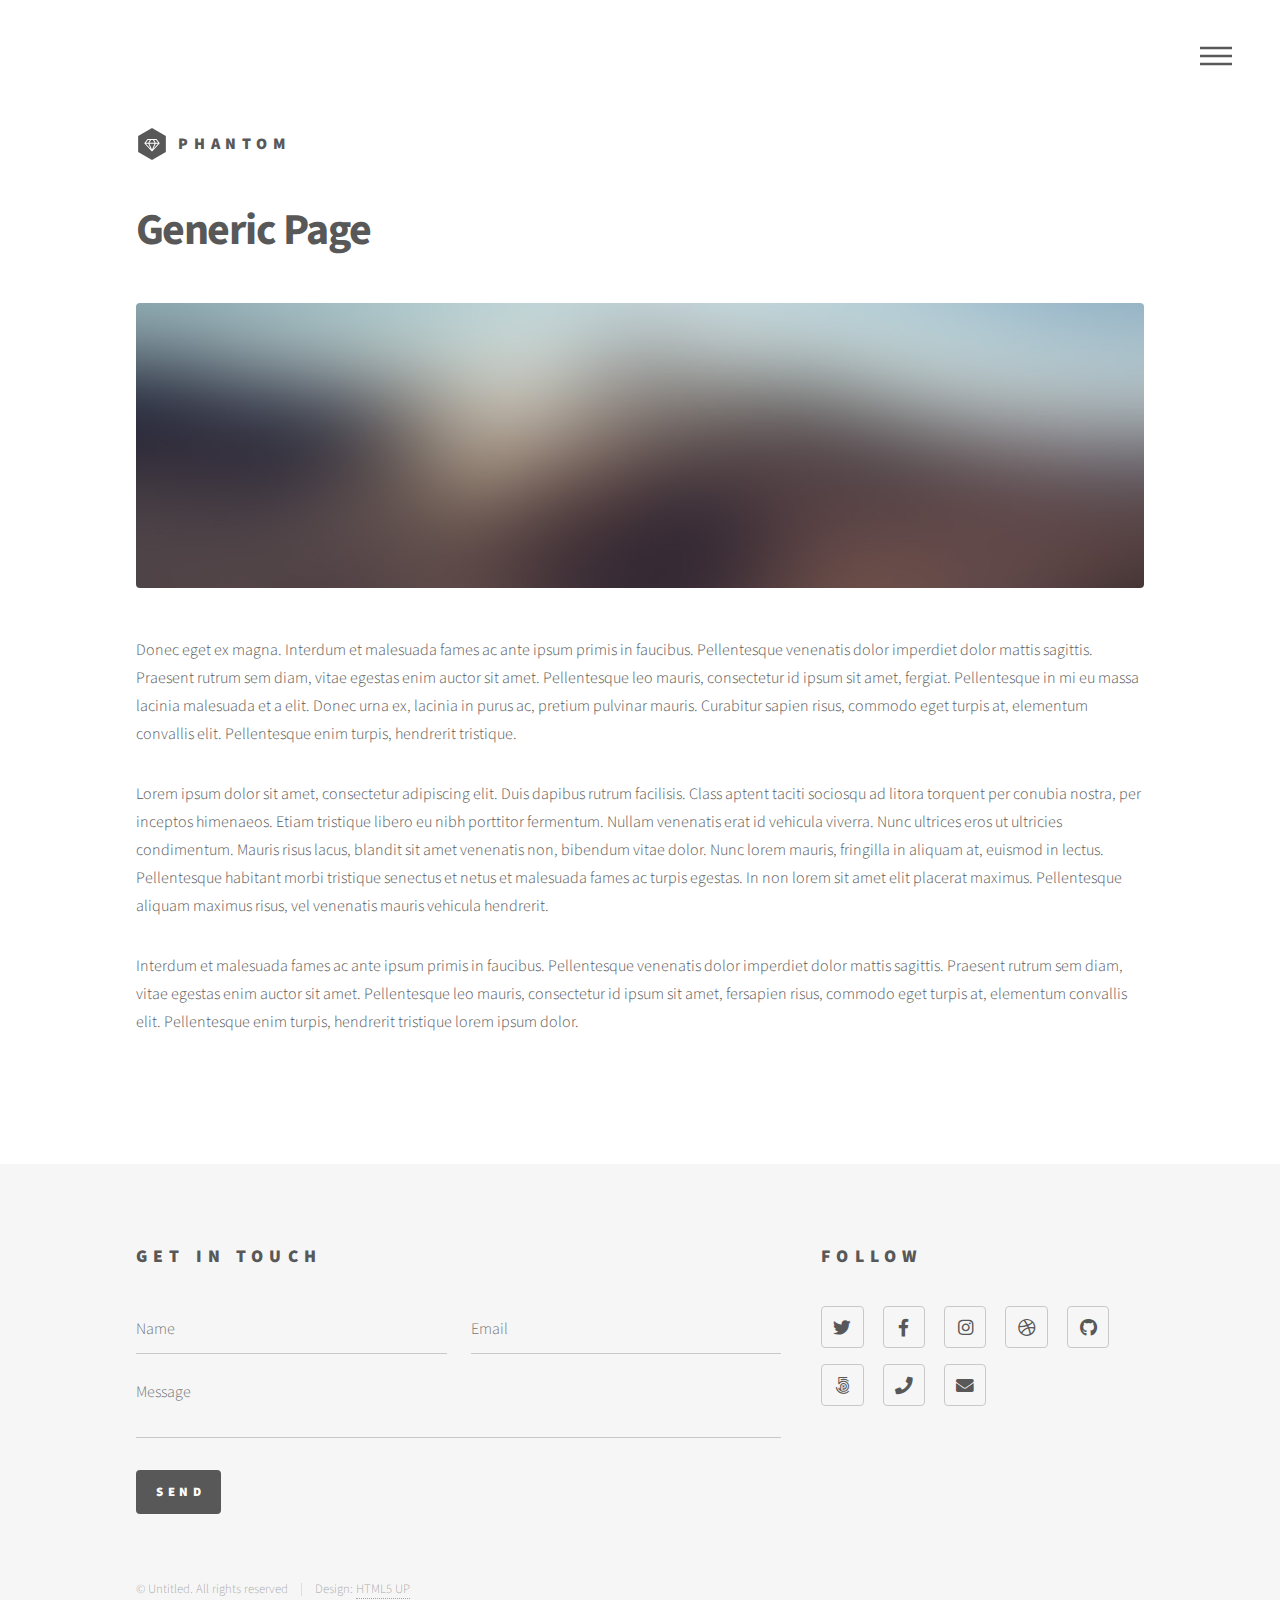
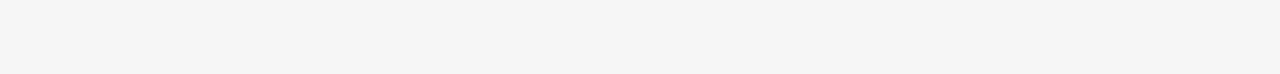
<file: generic.html>
<!DOCTYPE HTML>
<!--
	Phantom by HTML5 UP
	html5up.net | @ajlkn
	Free for personal and commercial use under the CCA 3.0 license (html5up.net/license)
-->
<html>
	<head>
		<title>Generic - Phantom by HTML5 UP</title>
		<meta charset="utf-8" />
		<meta name="viewport" content="width=device-width, initial-scale=1, user-scalable=no" />
		<link rel="stylesheet" href="assets/css/main.css" />
		<noscript><link rel="stylesheet" href="assets/css/noscript.css" /></noscript>
	</head>
	<body class="is-preload">
		<!-- Wrapper -->
			<div id="wrapper">

				<!-- Header -->
					<header id="header">
						<div class="inner">

							<!-- Logo -->
								<a href="index.html" class="logo">
									<span class="symbol"><img src="images/logo.svg" alt="" /></span><span class="title">Phantom</span>
								</a>

							<!-- Nav -->
								<nav>
									<ul>
										<li><a href="#menu">Menu</a></li>
									</ul>
								</nav>

						</div>
					</header>

				<!-- Menu -->
					<nav id="menu">
						<h2>Menu</h2>
						<ul>
							<li><a href="index.html">Home</a></li>
							<li><a href="generic.html">Ipsum veroeros</a></li>
							<li><a href="generic.html">Tempus etiam</a></li>
							<li><a href="generic.html">Consequat dolor</a></li>
							<li><a href="elements.html">Elements</a></li>
						</ul>
					</nav>

				<!-- Main -->
					<div id="main">
						<div class="inner">
							<h1>Generic Page</h1>
							<span class="image main"><img src="images/pic13.jpg" alt="" /></span>
							<p>Donec eget ex magna. Interdum et malesuada fames ac ante ipsum primis in faucibus. Pellentesque venenatis dolor imperdiet dolor mattis sagittis. Praesent rutrum sem diam, vitae egestas enim auctor sit amet. Pellentesque leo mauris, consectetur id ipsum sit amet, fergiat. Pellentesque in mi eu massa lacinia malesuada et a elit. Donec urna ex, lacinia in purus ac, pretium pulvinar mauris. Curabitur sapien risus, commodo eget turpis at, elementum convallis elit. Pellentesque enim turpis, hendrerit tristique.</p>
							<p>Lorem ipsum dolor sit amet, consectetur adipiscing elit. Duis dapibus rutrum facilisis. Class aptent taciti sociosqu ad litora torquent per conubia nostra, per inceptos himenaeos. Etiam tristique libero eu nibh porttitor fermentum. Nullam venenatis erat id vehicula viverra. Nunc ultrices eros ut ultricies condimentum. Mauris risus lacus, blandit sit amet venenatis non, bibendum vitae dolor. Nunc lorem mauris, fringilla in aliquam at, euismod in lectus. Pellentesque habitant morbi tristique senectus et netus et malesuada fames ac turpis egestas. In non lorem sit amet elit placerat maximus. Pellentesque aliquam maximus risus, vel venenatis mauris vehicula hendrerit.</p>
							<p>Interdum et malesuada fames ac ante ipsum primis in faucibus. Pellentesque venenatis dolor imperdiet dolor mattis sagittis. Praesent rutrum sem diam, vitae egestas enim auctor sit amet. Pellentesque leo mauris, consectetur id ipsum sit amet, fersapien risus, commodo eget turpis at, elementum convallis elit. Pellentesque enim turpis, hendrerit tristique lorem ipsum dolor.</p>
						</div>
					</div>

				<!-- Footer -->
					<footer id="footer">
						<div class="inner">
							<section>
								<h2>Get in touch</h2>
								<form method="post" action="#">
									<div class="fields">
										<div class="field half">
											<input type="text" name="name" id="name" placeholder="Name" />
										</div>
										<div class="field half">
											<input type="email" name="email" id="email" placeholder="Email" />
										</div>
										<div class="field">
											<textarea name="message" id="message" placeholder="Message"></textarea>
										</div>
									</div>
									<ul class="actions">
										<li><input type="submit" value="Send" class="primary" /></li>
									</ul>
								</form>
							</section>
							<section>
								<h2>Follow</h2>
								<ul class="icons">
									<li><a href="#" class="icon brands style2 fa-twitter"><span class="label">Twitter</span></a></li>
									<li><a href="#" class="icon brands style2 fa-facebook-f"><span class="label">Facebook</span></a></li>
									<li><a href="#" class="icon brands style2 fa-instagram"><span class="label">Instagram</span></a></li>
									<li><a href="#" class="icon brands style2 fa-dribbble"><span class="label">Dribbble</span></a></li>
									<li><a href="#" class="icon brands style2 fa-github"><span class="label">GitHub</span></a></li>
									<li><a href="#" class="icon brands style2 fa-500px"><span class="label">500px</span></a></li>
									<li><a href="#" class="icon solid style2 fa-phone"><span class="label">Phone</span></a></li>
									<li><a href="#" class="icon solid style2 fa-envelope"><span class="label">Email</span></a></li>
								</ul>
							</section>
							<ul class="copyright">
								<li>&copy; Untitled. All rights reserved</li><li>Design: <a href="http://html5up.net">HTML5 UP</a></li>
							</ul>
						</div>
					</footer>

			</div>

		<!-- Scripts -->
			<script src="assets/js/jquery.min.js"></script>
			<script src="assets/js/browser.min.js"></script>
			<script src="assets/js/breakpoints.min.js"></script>
			<script src="assets/js/util.js"></script>
			<script src="assets/js/main.js"></script>

	</body>
</html>
</file>
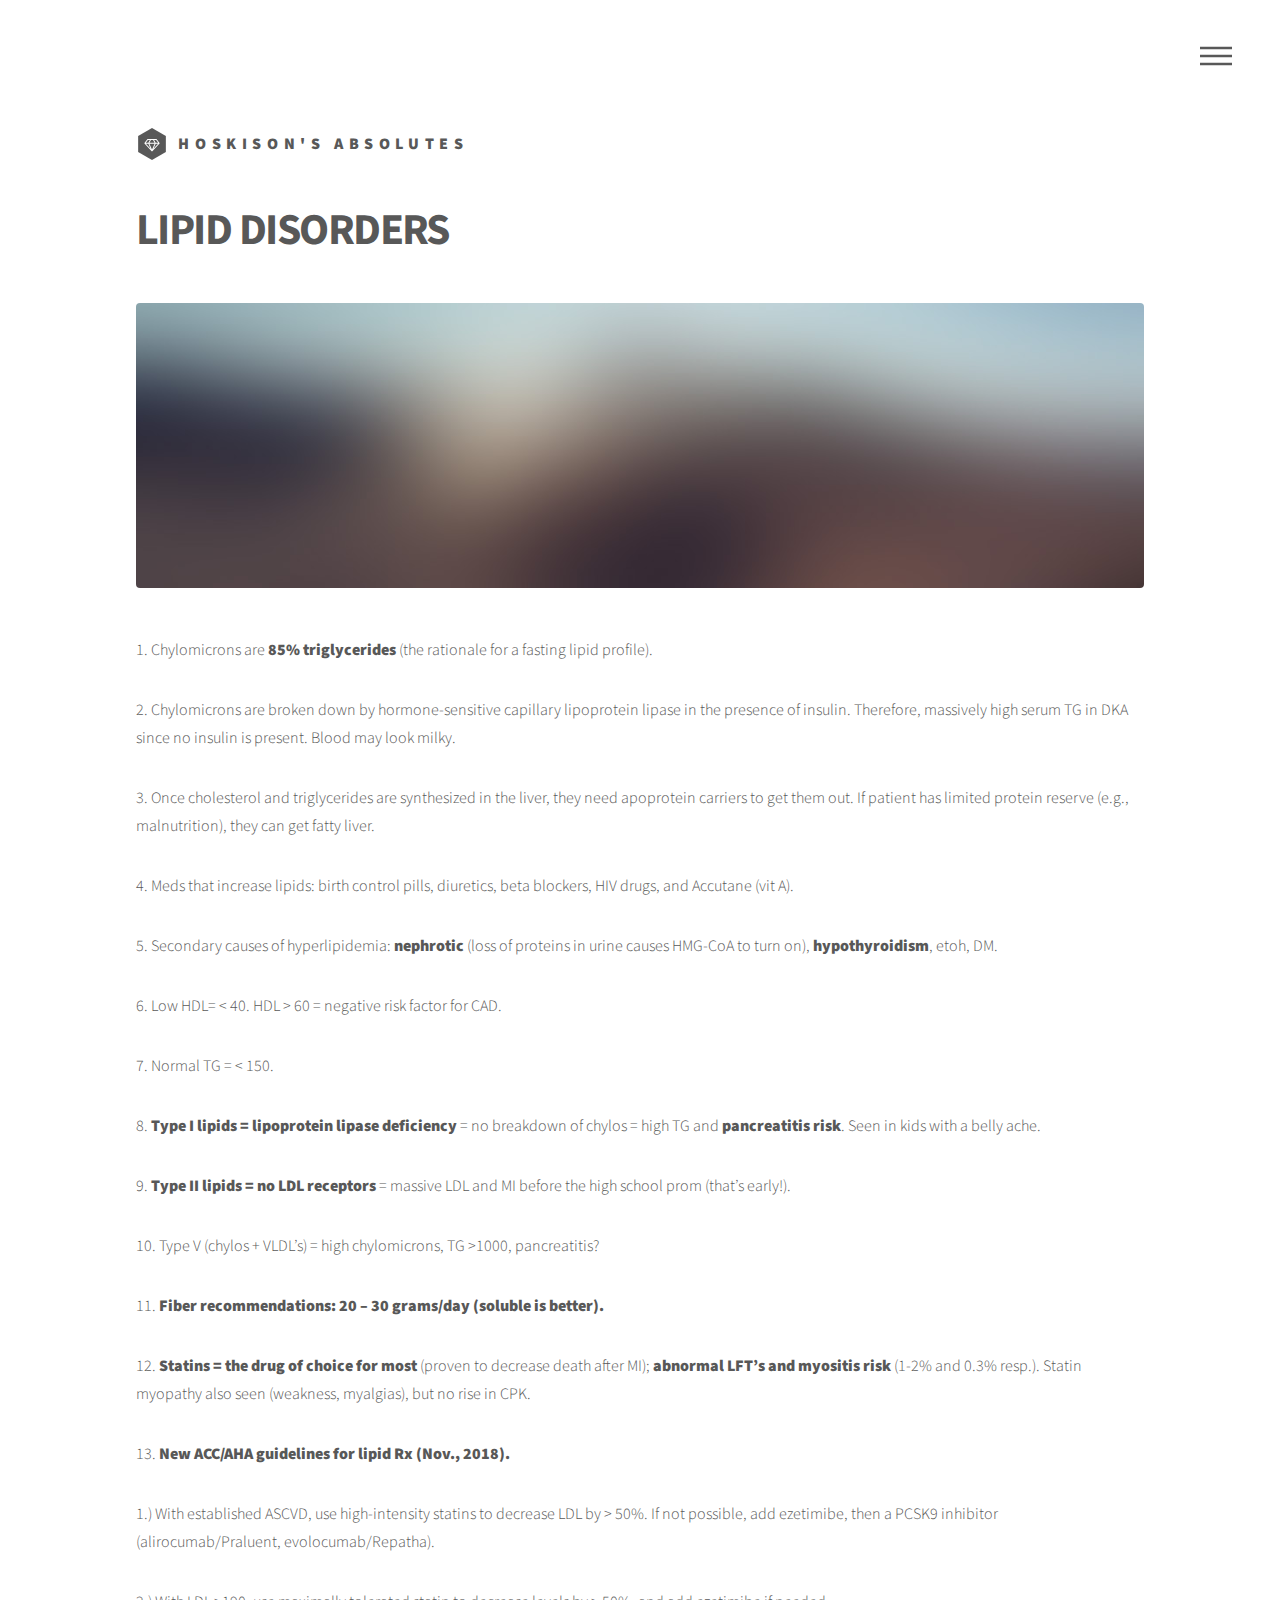
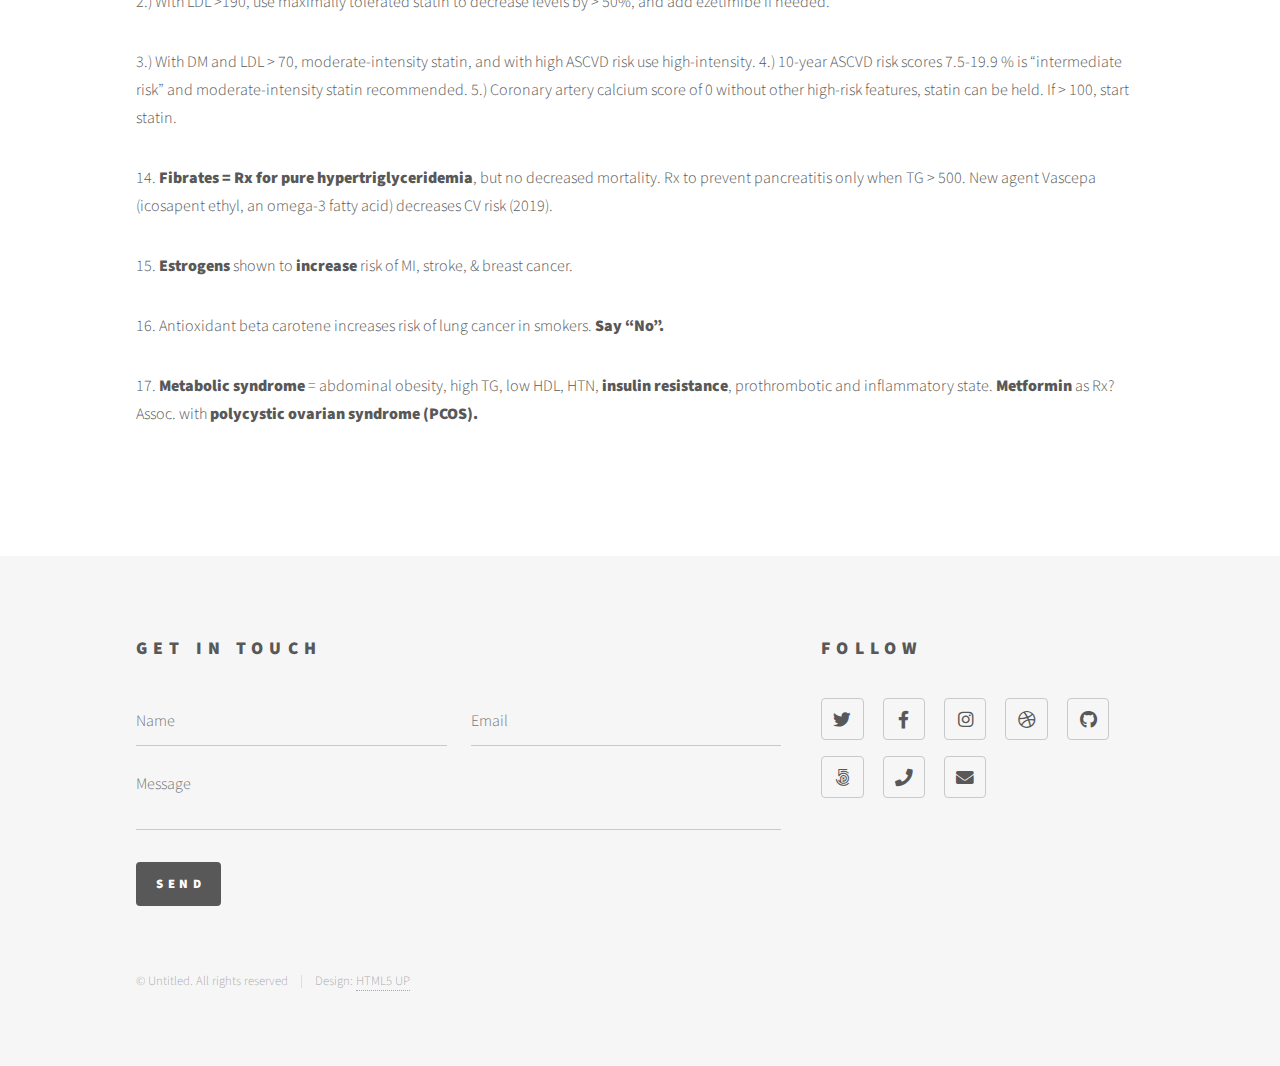
<file: lipiddisorders.html>
<!DOCTYPE HTML>
<!--
	Phantom by HTML5 UP
	html5up.net | @ajlkn
	Free for personal and commercial use under the CCA 3.0 license (html5up.net/license)
-->
<html>
	<head>
		<title>LIPID DISORDERS</title>
		<meta charset="utf-8" />
		<meta name="viewport" content="width=device-width, initial-scale=1, user-scalable=no" />
		<link rel="stylesheet" href="assets/css/main.css" />
		<noscript><link rel="stylesheet" href="assets/css/noscript.css" /></noscript>
	</head>
	<body class="is-preload">
		<!-- Wrapper -->
			<div id="wrapper">

				<!-- Header -->
					<header id="header">
						<div class="inner">

							<!-- Logo -->
								<a href="index.html" class="logo">
									<span class="symbol"><img src="images/logo.svg" alt="" /></span><span class="title">Hoskison's Absolutes</span>
								</a>

							<!-- Nav -->
								<nav>
									<ul>
										<li><a href="#menu">Menu</a></li>
									</ul>
								</nav>

						</div>
					</header>

				<!-- Menu -->
					<nav id="menu">
						<h2>Menu</h2>
						<ul>
							<li><a href="index.html">Home</a></li>
							<li><a href="generic.html">How to Use this Resource</a></li>
							<li><a href="generic.html">About the Author</a></li>
							<li><a href="elements.html">Contact Us</a></li>
						</ul>
					</nav>

				<!-- Main -->
					<div id="main">
						<div class="inner">
							<h1>LIPID DISORDERS</h1>
							<span class="image main"><img src="images/pic13.jpg" alt="" /></span>
							<p> 1.	Chylomicrons are <b>85% triglycerides</b> (the rationale for a fasting lipid profile).</p>
							<p> 2.	Chylomicrons are broken down by hormone-sensitive capillary lipoprotein lipase in the presence of insulin.  Therefore, massively high serum TG in DKA since no insulin is present. Blood may look milky.</p>
							<p> 3.	Once cholesterol and triglycerides are synthesized in the liver, they need apoprotein carriers to get them out.  If patient has limited protein reserve (e.g., malnutrition), they can get fatty liver.</p>
							<p> 4.	Meds that increase lipids:  birth control pills, diuretics, beta blockers, HIV drugs, and Accutane (vit A).</p>
							<p> 5.	Secondary causes of hyperlipidemia:  <b>nephrotic</b> (loss of proteins in urine causes HMG-CoA to turn on), <b>hypothyroidism</b>, etoh, DM. </p>
							<p> 6.	Low HDL= < 40.  HDL > 60 = negative risk factor for CAD.</p>
							<p> 7.	Normal TG = < 150.</p>
							<p> 8.	<b>Type I lipids = lipoprotein lipase deficiency</b> = no breakdown of chylos = high TG and <b>pancreatitis risk</b>. Seen in kids with a belly ache.</p>
							<p> 9.	<b>Type II lipids = no LDL receptors</b> = massive LDL and MI before the high school prom (that’s early!).
							<p> 10.	Type V (chylos + VLDL’s) = high chylomicrons, TG >1000, pancreatitis? </p>
							<p> 11.	<b>Fiber recommendations:  20 – 30 grams/day (soluble is better).</b></p>
							<p> 12.	<b>Statins = the drug of choice for most</b> (proven to decrease death after MI); <b>abnormal LFT’s and myositis risk</b> (1-2% and 0.3% resp.).  Statin myopathy also seen (weakness, myalgias), but no rise in CPK.
							<p> 13.	<b>New ACC/AHA guidelines for lipid Rx (Nov., 2018).</b></p>  
								<p> 1.) With established ASCVD, use high-intensity statins to decrease LDL by > 50%. If not possible, add ezetimibe, then a PCSK9 inhibitor (alirocumab/Praluent, evolocumab/Repatha).</p> 
								<p>	2.) With LDL >190, use maximally tolerated statin to decrease levels by > 50%, and add ezetimibe if needed.</p>
									3.) With DM and LDL > 70, moderate-intensity statin, and with high ASCVD risk use high-intensity.  
									4.) 10-year ASCVD risk scores 7.5-19.9 % is “intermediate risk” and moderate-intensity statin recommended.   
									5.)  Coronary artery calcium score of 0 without other high-risk features, statin can be held.  If > 100, start statin.</p> 
							<p> 14.	<b>Fibrates = Rx for pure hypertriglyceridemia</b>, but no decreased mortality. Rx to prevent pancreatitis only when TG > 500.  New agent Vascepa (icosapent ethyl, an omega-3 fatty acid) decreases CV risk (2019).</p>
							<p> 15.	<b>Estrogens</b> shown to <b>increase</b> risk of MI, stroke, & breast cancer. </p>
							<p> 16.	Antioxidant beta carotene increases risk of lung cancer in smokers. <b>Say “No”.</b></p>
							<p> 17.	<b>Metabolic syndrome</b> = abdominal obesity, high TG, low HDL, HTN, <b>insulin resistance</b>, prothrombotic and inflammatory state. <b>Metformin</b> as Rx?  Assoc. with <b>polycystic ovarian syndrome (PCOS).</b></p>
						
						</div>
					</div>

				<!-- Footer -->
					<footer id="footer">
						<div class="inner">
							<section>
								<h2>Get in touch</h2>
								<form method="post" action="#">
									<div class="fields">
										<div class="field half">
											<input type="text" name="name" id="name" placeholder="Name" />
										</div>
										<div class="field half">
											<input type="email" name="email" id="email" placeholder="Email" />
										</div>
										<div class="field">
											<textarea name="message" id="message" placeholder="Message"></textarea>
										</div>
									</div>
									<ul class="actions">
										<li><input type="submit" value="Send" class="primary" /></li>
									</ul>
								</form>
							</section>
							<section>
								<h2>Follow</h2>
								<ul class="icons">
									<li><a href="#" class="icon brands style2 fa-twitter"><span class="label">Twitter</span></a></li>
									<li><a href="#" class="icon brands style2 fa-facebook-f"><span class="label">Facebook</span></a></li>
									<li><a href="#" class="icon brands style2 fa-instagram"><span class="label">Instagram</span></a></li>
									<li><a href="#" class="icon brands style2 fa-dribbble"><span class="label">Dribbble</span></a></li>
									<li><a href="#" class="icon brands style2 fa-github"><span class="label">GitHub</span></a></li>
									<li><a href="#" class="icon brands style2 fa-500px"><span class="label">500px</span></a></li>
									<li><a href="#" class="icon solid style2 fa-phone"><span class="label">Phone</span></a></li>
									<li><a href="#" class="icon solid style2 fa-envelope"><span class="label">Email</span></a></li>
								</ul>
							</section>
							<ul class="copyright">
								<li>&copy; Untitled. All rights reserved</li><li>Design: <a href="http://html5up.net">HTML5 UP</a></li>
							</ul>
						</div>
					</footer>

			</div>

		<!-- Scripts -->
			<script src="assets/js/jquery.min.js"></script>
			<script src="assets/js/browser.min.js"></script>
			<script src="assets/js/breakpoints.min.js"></script>
			<script src="assets/js/util.js"></script>
			<script src="assets/js/main.js"></script>

	</body>
</html>
</file>
<file: assets/css/noscript.css>
/*
	Phantom by HTML5 UP
	html5up.net | @ajlkn
	Free for personal and commercial use under the CCA 3.0 license (html5up.net/license)
*/

/* Tiles */

	body.is-preload .tiles article {
		-moz-transform: none;
		-webkit-transform: none;
		-ms-transform: none;
		transform: none;
		opacity: 1;
	}
</file>
<file: assets/css/main.css>
@import url(fontawesome-all.min.css);
@import url("https://fonts.googleapis.com/css?family=Source+Sans+Pro:300,700,900");

/*
	Phantom by HTML5 UP
	html5up.net | @ajlkn
	Free for personal and commercial use under the CCA 3.0 license (html5up.net/license)
*/

html, body, div, span, applet, object,
iframe, h1, h2, h3, h4, h5, h6, p, blockquote,
pre, a, abbr, acronym, address, big, cite,
code, del, dfn, em, img, ins, kbd, q, s, samp,
small, strike, strong, sub, sup, tt, var, b,
u, i, center, dl, dt, dd, ol, ul, li, fieldset,
form, label, legend, table, caption, tbody,
tfoot, thead, tr, th, td, article, aside,
canvas, details, embed, figure, figcaption,
footer, header, hgroup, menu, nav, output, ruby,
section, summary, time, mark, audio, video {
	margin: 0;
	padding: 0;
	border: 0;
	font-size: 100%;
	font: inherit;
	vertical-align: baseline;}

article, aside, details, figcaption, figure,
footer, header, hgroup, menu, nav, section {
	display: block;}

body {
	line-height: 1;
}

ol, ul {
	list-style: none;
}

blockquote, q {
	quotes: none;
}

	blockquote:before, blockquote:after, q:before, q:after {
		content: '';
		content: none;
	}

table {
	border-collapse: collapse;
	border-spacing: 0;
}

body {
	-webkit-text-size-adjust: none;
}

mark {
	background-color: transparent;
	color: inherit;
}

input::-moz-focus-inner {
	border: 0;
	padding: 0;
}

input, select, textarea {
	-moz-appearance: none;
	-webkit-appearance: none;
	-ms-appearance: none;
	appearance: none;
}

/* Basic */

	@-ms-viewport {
		width: device-width;
	}

	body {
		-ms-overflow-style: scrollbar;
	}

	@media screen and (max-width: 480px) {

		html, body {
			min-width: 320px;
		}

	}

	html {
		box-sizing: border-box;
	}

	*, *:before, *:after {
		box-sizing: inherit;
	}

	body {
		background: #ffffff;
	}

		body.is-preload *, body.is-preload *:before, body.is-preload *:after {
			-moz-animation: none !important;
			-webkit-animation: none !important;
			-ms-animation: none !important;
			animation: none !important;
			-moz-transition: none !important;
			-webkit-transition: none !important;
			-ms-transition: none !important;
			transition: none !important;
		}

/* Type */

	body, input, select, textarea {
		color: #585858;
		font-family: "Source Sans Pro", Helvetica, sans-serif;
		font-size: 16pt;
		font-weight: 300;
		line-height: 1.75;
	}

		@media screen and (max-width: 1680px) {

			body, input, select, textarea {
				font-size: 14pt;
			}

		}

		@media screen and (max-width: 1280px) {

			body, input, select, textarea {
				font-size: 12pt;
			}

		}

	a {
		-moz-transition: border-bottom-color 0.2s ease, color 0.2s ease;
		-webkit-transition: border-bottom-color 0.2s ease, color 0.2s ease;
		-ms-transition: border-bottom-color 0.2s ease, color 0.2s ease;
		transition: border-bottom-color 0.2s ease, color 0.2s ease;
		text-decoration: none;
		color: #585858;
		border-bottom: dotted 1px rgba(88, 88, 88, 0.5);
	}

		a:hover {
			border-bottom-color: transparent;
			color: #f2849e !important;
		}

	strong, b {
		font-weight: 900;
	}

	em, i {
		font-style: italic;
	}

	p {
		margin: 0 0 2em 0;
	}

	h1 {
		font-size: 2.75em;
		font-weight: 700;
		line-height: 1.3;
		margin: 0 0 1em 0;
		letter-spacing: -0.035em;
	}

		h1 a {
			color: inherit;
		}

		@media screen and (max-width: 736px) {

			h1 {
				font-size: 2em;
				margin: 0 0 1em 0;
			}

		}

		@media screen and (max-width: 360px) {

			h1 {
				font-size: 1.75em;
			}

		}

	h2, h3, h4, h5, h6 {
		font-weight: 900;
		line-height: 1.5;
		margin: 0 0 2em 0;
		text-transform: uppercase;
		letter-spacing: 0.35em;
	}

		h2 a, h3 a, h4 a, h5 a, h6 a {
			color: inherit;
		}

	h2 {
		font-size: 1.1em;
	}

	h3 {
		font-size: 1em;
	}

	h4 {
		font-size: 0.8em;
	}

	h5 {
		font-size: 0.8em;
	}

	h6 {
		font-size: 0.8em;
	}

	@media screen and (max-width: 980px) {

		h1 br, h2 br, h3 br, h4 br, h5 br, h6 br {
			display: none;
		}

	}

	@media screen and (max-width: 736px) {

		h2 {
			font-size: 1em;
		}

		h3 {
			font-size: 0.8em;
		}

	}

	sub {
		font-size: 0.8em;
		position: relative;
		top: 0.5em;
	}

	sup {
		font-size: 0.8em;
		position: relative;
		top: -0.5em;
	}

	blockquote {
		border-left: solid 4px #c9c9c9;
		font-style: italic;
		margin: 0 0 2em 0;
		padding: 0.5em 0 0.5em 2em;
	}

	code {
		background: rgba(144, 144, 144, 0.075);
		border-radius: 4px;
		border: solid 1px #c9c9c9;
		font-family: "Courier New", monospace;
		font-size: 0.9em;
		margin: 0 0.25em;
		padding: 0.25em 0.65em;
	}

	pre {
		-webkit-overflow-scrolling: touch;
		font-family: "Courier New", monospace;
		font-size: 0.9em;
		margin: 0 0 2em 0;
	}

		pre code {
			display: block;
			line-height: 1.75;
			padding: 1em 1.5em;
			overflow-x: auto;
		}

	hr {
		border: 0;
		border-bottom: solid 1px #c9c9c9;
		margin: 2em 0;
	}

		hr.major {
			margin: 3em 0;
		}

	.align-left {
		text-align: left;
	}

	.align-center {
		text-align: center;
	}

	.align-right {
		text-align: right;
	}

/* Row */

	.row {
		display: flex;
		flex-wrap: wrap;
		box-sizing: border-box;
		align-items: stretch;
	}

		.row > * {
			box-sizing: border-box;
		}

		.row.gtr-uniform > * > :last-child {
			margin-bottom: 0;
		}

		.row.aln-left {
			justify-content: flex-start;
		}

		.row.aln-center {
			justify-content: center;
		}

		.row.aln-right {
			justify-content: flex-end;
		}

		.row.aln-top {
			align-items: flex-start;
		}

		.row.aln-middle {
			align-items: center;
		}

		.row.aln-bottom {
			align-items: flex-end;
		}

		.row > .imp {
			order: -1;
		}

		.row > .col-1 {
			width: 8.33333%;
		}

		.row > .off-1 {
			margin-left: 8.33333%;
		}

		.row > .col-2 {
			width: 16.66667%;
		}

		.row > .off-2 {
			margin-left: 16.66667%;
		}

		.row > .col-3 {
			width: 25%;
		}

		.row > .off-3 {
			margin-left: 25%;
		}

		.row > .col-4 {
			width: 33.33333%;
		}

		.row > .off-4 {
			margin-left: 33.33333%;
		}

		.row > .col-5 {
			width: 41.66667%;
		}

		.row > .off-5 {
			margin-left: 41.66667%;
		}

		.row > .col-6 {
			width: 50%;
		}

		.row > .off-6 {
			margin-left: 50%;
		}

		.row > .col-7 {
			width: 58.33333%;
		}

		.row > .off-7 {
			margin-left: 58.33333%;
		}

		.row > .col-8 {
			width: 66.66667%;
		}

		.row > .off-8 {
			margin-left: 66.66667%;
		}

		.row > .col-9 {
			width: 75%;
		}

		.row > .off-9 {
			margin-left: 75%;
		}

		.row > .col-10 {
			width: 83.33333%;
		}

		.row > .off-10 {
			margin-left: 83.33333%;
		}

		.row > .col-11 {
			width: 91.66667%;
		}

		.row > .off-11 {
			margin-left: 91.66667%;
		}

		.row > .col-12 {
			width: 100%;
		}

		.row > .off-12 {
			margin-left: 100%;
		}

		.row.gtr-0 {
			margin-top: 0;
			margin-left: 0em;
		}

			.row.gtr-0 > * {
				padding: 0 0 0 0em;
			}

			.row.gtr-0.gtr-uniform {
				margin-top: 0em;
			}

				.row.gtr-0.gtr-uniform > * {
					padding-top: 0em;
				}

		.row.gtr-25 {
			margin-top: 0;
			margin-left: -0.5em;
		}

			.row.gtr-25 > * {
				padding: 0 0 0 0.5em;
			}

			.row.gtr-25.gtr-uniform {
				margin-top: -0.5em;
			}

				.row.gtr-25.gtr-uniform > * {
					padding-top: 0.5em;
				}

		.row.gtr-50 {
			margin-top: 0;
			margin-left: -1em;
		}

			.row.gtr-50 > * {
				padding: 0 0 0 1em;
			}

			.row.gtr-50.gtr-uniform {
				margin-top: -1em;
			}

				.row.gtr-50.gtr-uniform > * {
					padding-top: 1em;
				}

		.row {
			margin-top: 0;
			margin-left: -2em;
		}

			.row > * {
				padding: 0 0 0 2em;
			}

			.row.gtr-uniform {
				margin-top: -2em;
			}

				.row.gtr-uniform > * {
					padding-top: 2em;
				}

		.row.gtr-150 {
			margin-top: 0;
			margin-left: -3em;
		}

			.row.gtr-150 > * {
				padding: 0 0 0 3em;
			}

			.row.gtr-150.gtr-uniform {
				margin-top: -3em;
			}

				.row.gtr-150.gtr-uniform > * {
					padding-top: 3em;
				}

		.row.gtr-200 {
			margin-top: 0;
			margin-left: -4em;
		}

			.row.gtr-200 > * {
				padding: 0 0 0 4em;
			}

			.row.gtr-200.gtr-uniform {
				margin-top: -4em;
			}

				.row.gtr-200.gtr-uniform > * {
					padding-top: 4em;
				}

		@media screen and (max-width: 1680px) {

			.row {
				display: flex;
				flex-wrap: wrap;
				box-sizing: border-box;
				align-items: stretch;
			}

				.row > * {
					box-sizing: border-box;
				}

				.row.gtr-uniform > * > :last-child {
					margin-bottom: 0;
				}

				.row.aln-left {
					justify-content: flex-start;
				}

				.row.aln-center {
					justify-content: center;
				}

				.row.aln-right {
					justify-content: flex-end;
				}

				.row.aln-top {
					align-items: flex-start;
				}

				.row.aln-middle {
					align-items: center;
				}

				.row.aln-bottom {
					align-items: flex-end;
				}

				.row > .imp-xlarge {
					order: -1;
				}

				.row > .col-1-xlarge {
					width: 8.33333%;
				}

				.row > .off-1-xlarge {
					margin-left: 8.33333%;
				}

				.row > .col-2-xlarge {
					width: 16.66667%;
				}

				.row > .off-2-xlarge {
					margin-left: 16.66667%;
				}

				.row > .col-3-xlarge {
					width: 25%;
				}

				.row > .off-3-xlarge {
					margin-left: 25%;
				}

				.row > .col-4-xlarge {
					width: 33.33333%;
				}

				.row > .off-4-xlarge {
					margin-left: 33.33333%;
				}

				.row > .col-5-xlarge {
					width: 41.66667%;
				}

				.row > .off-5-xlarge {
					margin-left: 41.66667%;
				}

				.row > .col-6-xlarge {
					width: 50%;
				}

				.row > .off-6-xlarge {
					margin-left: 50%;
				}

				.row > .col-7-xlarge {
					width: 58.33333%;
				}

				.row > .off-7-xlarge {
					margin-left: 58.33333%;
				}

				.row > .col-8-xlarge {
					width: 66.66667%;
				}

				.row > .off-8-xlarge {
					margin-left: 66.66667%;
				}

				.row > .col-9-xlarge {
					width: 75%;
				}

				.row > .off-9-xlarge {
					margin-left: 75%;
				}

				.row > .col-10-xlarge {
					width: 83.33333%;
				}

				.row > .off-10-xlarge {
					margin-left: 83.33333%;
				}

				.row > .col-11-xlarge {
					width: 91.66667%;
				}

				.row > .off-11-xlarge {
					margin-left: 91.66667%;
				}

				.row > .col-12-xlarge {
					width: 100%;
				}

				.row > .off-12-xlarge {
					margin-left: 100%;
				}

				.row.gtr-0 {
					margin-top: 0;
					margin-left: 0em;
				}

					.row.gtr-0 > * {
						padding: 0 0 0 0em;
					}

					.row.gtr-0.gtr-uniform {
						margin-top: 0em;
					}

						.row.gtr-0.gtr-uniform > * {
							padding-top: 0em;
						}

				.row.gtr-25 {
					margin-top: 0;
					margin-left: -0.5em;
				}

					.row.gtr-25 > * {
						padding: 0 0 0 0.5em;
					}

					.row.gtr-25.gtr-uniform {
						margin-top: -0.5em;
					}

						.row.gtr-25.gtr-uniform > * {
							padding-top: 0.5em;
						}

				.row.gtr-50 {
					margin-top: 0;
					margin-left: -1em;
				}

					.row.gtr-50 > * {
						padding: 0 0 0 1em;
					}

					.row.gtr-50.gtr-uniform {
						margin-top: -1em;
					}

						.row.gtr-50.gtr-uniform > * {
							padding-top: 1em;
						}

				.row {
					margin-top: 0;
					margin-left: -2em;
				}

					.row > * {
						padding: 0 0 0 2em;
					}

					.row.gtr-uniform {
						margin-top: -2em;
					}

						.row.gtr-uniform > * {
							padding-top: 2em;
						}

				.row.gtr-150 {
					margin-top: 0;
					margin-left: -3em;
				}

					.row.gtr-150 > * {
						padding: 0 0 0 3em;
					}

					.row.gtr-150.gtr-uniform {
						margin-top: -3em;
					}

						.row.gtr-150.gtr-uniform > * {
							padding-top: 3em;
						}

				.row.gtr-200 {
					margin-top: 0;
					margin-left: -4em;
				}

					.row.gtr-200 > * {
						padding: 0 0 0 4em;
					}

					.row.gtr-200.gtr-uniform {
						margin-top: -4em;
					}

						.row.gtr-200.gtr-uniform > * {
							padding-top: 4em;
						}

		}

		@media screen and (max-width: 1280px) {

			.row {
				display: flex;
				flex-wrap: wrap;
				box-sizing: border-box;
				align-items: stretch;
			}

				.row > * {
					box-sizing: border-box;
				}

				.row.gtr-uniform > * > :last-child {
					margin-bottom: 0;
				}

				.row.aln-left {
					justify-content: flex-start;
				}

				.row.aln-center {
					justify-content: center;
				}

				.row.aln-right {
					justify-content: flex-end;
				}

				.row.aln-top {
					align-items: flex-start;
				}

				.row.aln-middle {
					align-items: center;
				}

				.row.aln-bottom {
					align-items: flex-end;
				}

				.row > .imp-large {
					order: -1;
				}

				.row > .col-1-large {
					width: 8.33333%;
				}

				.row > .off-1-large {
					margin-left: 8.33333%;
				}

				.row > .col-2-large {
					width: 16.66667%;
				}

				.row > .off-2-large {
					margin-left: 16.66667%;
				}

				.row > .col-3-large {
					width: 25%;
				}

				.row > .off-3-large {
					margin-left: 25%;
				}

				.row > .col-4-large {
					width: 33.33333%;
				}

				.row > .off-4-large {
					margin-left: 33.33333%;
				}

				.row > .col-5-large {
					width: 41.66667%;
				}

				.row > .off-5-large {
					margin-left: 41.66667%;
				}

				.row > .col-6-large {
					width: 50%;
				}

				.row > .off-6-large {
					margin-left: 50%;
				}

				.row > .col-7-large {
					width: 58.33333%;
				}

				.row > .off-7-large {
					margin-left: 58.33333%;
				}

				.row > .col-8-large {
					width: 66.66667%;
				}

				.row > .off-8-large {
					margin-left: 66.66667%;
				}

				.row > .col-9-large {
					width: 75%;
				}

				.row > .off-9-large {
					margin-left: 75%;
				}

				.row > .col-10-large {
					width: 83.33333%;
				}

				.row > .off-10-large {
					margin-left: 83.33333%;
				}

				.row > .col-11-large {
					width: 91.66667%;
				}

				.row > .off-11-large {
					margin-left: 91.66667%;
				}

				.row > .col-12-large {
					width: 100%;
				}

				.row > .off-12-large {
					margin-left: 100%;
				}

				.row.gtr-0 {
					margin-top: 0;
					margin-left: 0em;
				}

					.row.gtr-0 > * {
						padding: 0 0 0 0em;
					}

					.row.gtr-0.gtr-uniform {
						margin-top: 0em;
					}

						.row.gtr-0.gtr-uniform > * {
							padding-top: 0em;
						}

				.row.gtr-25 {
					margin-top: 0;
					margin-left: -0.5em;
				}

					.row.gtr-25 > * {
						padding: 0 0 0 0.5em;
					}

					.row.gtr-25.gtr-uniform {
						margin-top: -0.5em;
					}

						.row.gtr-25.gtr-uniform > * {
							padding-top: 0.5em;
						}

				.row.gtr-50 {
					margin-top: 0;
					margin-left: -1em;
				}

					.row.gtr-50 > * {
						padding: 0 0 0 1em;
					}

					.row.gtr-50.gtr-uniform {
						margin-top: -1em;
					}

						.row.gtr-50.gtr-uniform > * {
							padding-top: 1em;
						}

				.row {
					margin-top: 0;
					margin-left: -2em;
				}

					.row > * {
						padding: 0 0 0 2em;
					}

					.row.gtr-uniform {
						margin-top: -2em;
					}

						.row.gtr-uniform > * {
							padding-top: 2em;
						}

				.row.gtr-150 {
					margin-top: 0;
					margin-left: -3em;
				}

					.row.gtr-150 > * {
						padding: 0 0 0 3em;
					}

					.row.gtr-150.gtr-uniform {
						margin-top: -3em;
					}

						.row.gtr-150.gtr-uniform > * {
							padding-top: 3em;
						}

				.row.gtr-200 {
					margin-top: 0;
					margin-left: -4em;
				}

					.row.gtr-200 > * {
						padding: 0 0 0 4em;
					}

					.row.gtr-200.gtr-uniform {
						margin-top: -4em;
					}

						.row.gtr-200.gtr-uniform > * {
							padding-top: 4em;
						}

		}

		@media screen and (max-width: 980px) {

			.row {
				display: flex;
				flex-wrap: wrap;
				box-sizing: border-box;
				align-items: stretch;
			}

				.row > * {
					box-sizing: border-box;
				}

				.row.gtr-uniform > * > :last-child {
					margin-bottom: 0;
				}

				.row.aln-left {
					justify-content: flex-start;
				}

				.row.aln-center {
					justify-content: center;
				}

				.row.aln-right {
					justify-content: flex-end;
				}

				.row.aln-top {
					align-items: flex-start;
				}

				.row.aln-middle {
					align-items: center;
				}

				.row.aln-bottom {
					align-items: flex-end;
				}

				.row > .imp-medium {
					order: -1;
				}

				.row > .col-1-medium {
					width: 8.33333%;
				}

				.row > .off-1-medium {
					margin-left: 8.33333%;
				}

				.row > .col-2-medium {
					width: 16.66667%;
				}

				.row > .off-2-medium {
					margin-left: 16.66667%;
				}

				.row > .col-3-medium {
					width: 25%;
				}

				.row > .off-3-medium {
					margin-left: 25%;
				}

				.row > .col-4-medium {
					width: 33.33333%;
				}

				.row > .off-4-medium {
					margin-left: 33.33333%;
				}

				.row > .col-5-medium {
					width: 41.66667%;
				}

				.row > .off-5-medium {
					margin-left: 41.66667%;
				}

				.row > .col-6-medium {
					width: 50%;
				}

				.row > .off-6-medium {
					margin-left: 50%;
				}

				.row > .col-7-medium {
					width: 58.33333%;
				}

				.row > .off-7-medium {
					margin-left: 58.33333%;
				}

				.row > .col-8-medium {
					width: 66.66667%;
				}

				.row > .off-8-medium {
					margin-left: 66.66667%;
				}

				.row > .col-9-medium {
					width: 75%;
				}

				.row > .off-9-medium {
					margin-left: 75%;
				}

				.row > .col-10-medium {
					width: 83.33333%;
				}

				.row > .off-10-medium {
					margin-left: 83.33333%;
				}

				.row > .col-11-medium {
					width: 91.66667%;
				}

				.row > .off-11-medium {
					margin-left: 91.66667%;
				}

				.row > .col-12-medium {
					width: 100%;
				}

				.row > .off-12-medium {
					margin-left: 100%;
				}

				.row.gtr-0 {
					margin-top: 0;
					margin-left: 0em;
				}

					.row.gtr-0 > * {
						padding: 0 0 0 0em;
					}

					.row.gtr-0.gtr-uniform {
						margin-top: 0em;
					}

						.row.gtr-0.gtr-uniform > * {
							padding-top: 0em;
						}

				.row.gtr-25 {
					margin-top: 0;
					margin-left: -0.375em;
				}

					.row.gtr-25 > * {
						padding: 0 0 0 0.375em;
					}

					.row.gtr-25.gtr-uniform {
						margin-top: -0.375em;
					}

						.row.gtr-25.gtr-uniform > * {
							padding-top: 0.375em;
						}

				.row.gtr-50 {
					margin-top: 0;
					margin-left: -0.75em;
				}

					.row.gtr-50 > * {
						padding: 0 0 0 0.75em;
					}

					.row.gtr-50.gtr-uniform {
						margin-top: -0.75em;
					}

						.row.gtr-50.gtr-uniform > * {
							padding-top: 0.75em;
						}

				.row {
					margin-top: 0;
					margin-left: -1.5em;
				}

					.row > * {
						padding: 0 0 0 1.5em;
					}

					.row.gtr-uniform {
						margin-top: -1.5em;
					}

						.row.gtr-uniform > * {
							padding-top: 1.5em;
						}

				.row.gtr-150 {
					margin-top: 0;
					margin-left: -2.25em;
				}

					.row.gtr-150 > * {
						padding: 0 0 0 2.25em;
					}

					.row.gtr-150.gtr-uniform {
						margin-top: -2.25em;
					}

						.row.gtr-150.gtr-uniform > * {
							padding-top: 2.25em;
						}

				.row.gtr-200 {
					margin-top: 0;
					margin-left: -3em;
				}

					.row.gtr-200 > * {
						padding: 0 0 0 3em;
					}

					.row.gtr-200.gtr-uniform {
						margin-top: -3em;
					}

						.row.gtr-200.gtr-uniform > * {
							padding-top: 3em;
						}

		}

		@media screen and (max-width: 736px) {

			.row {
				display: flex;
				flex-wrap: wrap;
				box-sizing: border-box;
				align-items: stretch;
			}

				.row > * {
					box-sizing: border-box;
				}

				.row.gtr-uniform > * > :last-child {
					margin-bottom: 0;
				}

				.row.aln-left {
					justify-content: flex-start;
				}

				.row.aln-center {
					justify-content: center;
				}

				.row.aln-right {
					justify-content: flex-end;
				}

				.row.aln-top {
					align-items: flex-start;
				}

				.row.aln-middle {
					align-items: center;
				}

				.row.aln-bottom {
					align-items: flex-end;
				}

				.row > .imp-small {
					order: -1;
				}

				.row > .col-1-small {
					width: 8.33333%;
				}

				.row > .off-1-small {
					margin-left: 8.33333%;
				}

				.row > .col-2-small {
					width: 16.66667%;
				}

				.row > .off-2-small {
					margin-left: 16.66667%;
				}

				.row > .col-3-small {
					width: 25%;
				}

				.row > .off-3-small {
					margin-left: 25%;
				}

				.row > .col-4-small {
					width: 33.33333%;
				}

				.row > .off-4-small {
					margin-left: 33.33333%;
				}

				.row > .col-5-small {
					width: 41.66667%;
				}

				.row > .off-5-small {
					margin-left: 41.66667%;
				}

				.row > .col-6-small {
					width: 50%;
				}

				.row > .off-6-small {
					margin-left: 50%;
				}

				.row > .col-7-small {
					width: 58.33333%;
				}

				.row > .off-7-small {
					margin-left: 58.33333%;
				}

				.row > .col-8-small {
					width: 66.66667%;
				}

				.row > .off-8-small {
					margin-left: 66.66667%;
				}

				.row > .col-9-small {
					width: 75%;
				}

				.row > .off-9-small {
					margin-left: 75%;
				}

				.row > .col-10-small {
					width: 83.33333%;
				}

				.row > .off-10-small {
					margin-left: 83.33333%;
				}

				.row > .col-11-small {
					width: 91.66667%;
				}

				.row > .off-11-small {
					margin-left: 91.66667%;
				}

				.row > .col-12-small {
					width: 100%;
				}

				.row > .off-12-small {
					margin-left: 100%;
				}

				.row.gtr-0 {
					margin-top: 0;
					margin-left: 0em;
				}

					.row.gtr-0 > * {
						padding: 0 0 0 0em;
					}

					.row.gtr-0.gtr-uniform {
						margin-top: 0em;
					}

						.row.gtr-0.gtr-uniform > * {
							padding-top: 0em;
						}

				.row.gtr-25 {
					margin-top: 0;
					margin-left: -0.25em;
				}

					.row.gtr-25 > * {
						padding: 0 0 0 0.25em;
					}

					.row.gtr-25.gtr-uniform {
						margin-top: -0.25em;
					}

						.row.gtr-25.gtr-uniform > * {
							padding-top: 0.25em;
						}

				.row.gtr-50 {
					margin-top: 0;
					margin-left: -0.5em;
				}

					.row.gtr-50 > * {
						padding: 0 0 0 0.5em;
					}

					.row.gtr-50.gtr-uniform {
						margin-top: -0.5em;
					}

						.row.gtr-50.gtr-uniform > * {
							padding-top: 0.5em;
						}

				.row {
					margin-top: 0;
					margin-left: -1em;
				}

					.row > * {
						padding: 0 0 0 1em;
					}

					.row.gtr-uniform {
						margin-top: -1em;
					}

						.row.gtr-uniform > * {
							padding-top: 1em;
						}

				.row.gtr-150 {
					margin-top: 0;
					margin-left: -1.5em;
				}

					.row.gtr-150 > * {
						padding: 0 0 0 1.5em;
					}

					.row.gtr-150.gtr-uniform {
						margin-top: -1.5em;
					}

						.row.gtr-150.gtr-uniform > * {
							padding-top: 1.5em;
						}

				.row.gtr-200 {
					margin-top: 0;
					margin-left: -2em;
				}

					.row.gtr-200 > * {
						padding: 0 0 0 2em;
					}

					.row.gtr-200.gtr-uniform {
						margin-top: -2em;
					}

						.row.gtr-200.gtr-uniform > * {
							padding-top: 2em;
						}

		}

		@media screen and (max-width: 480px) {

			.row {
				display: flex;
				flex-wrap: wrap;
				box-sizing: border-box;
				align-items: stretch;
			}

				.row > * {
					box-sizing: border-box;
				}

				.row.gtr-uniform > * > :last-child {
					margin-bottom: 0;
				}

				.row.aln-left {
					justify-content: flex-start;
				}

				.row.aln-center {
					justify-content: center;
				}

				.row.aln-right {
					justify-content: flex-end;
				}

				.row.aln-top {
					align-items: flex-start;
				}

				.row.aln-middle {
					align-items: center;
				}

				.row.aln-bottom {
					align-items: flex-end;
				}

				.row > .imp-xsmall {
					order: -1;
				}

				.row > .col-1-xsmall {
					width: 8.33333%;
				}

				.row > .off-1-xsmall {
					margin-left: 8.33333%;
				}

				.row > .col-2-xsmall {
					width: 16.66667%;
				}

				.row > .off-2-xsmall {
					margin-left: 16.66667%;
				}

				.row > .col-3-xsmall {
					width: 25%;
				}

				.row > .off-3-xsmall {
					margin-left: 25%;
				}

				.row > .col-4-xsmall {
					width: 33.33333%;
				}

				.row > .off-4-xsmall {
					margin-left: 33.33333%;
				}

				.row > .col-5-xsmall {
					width: 41.66667%;
				}

				.row > .off-5-xsmall {
					margin-left: 41.66667%;
				}

				.row > .col-6-xsmall {
					width: 50%;
				}

				.row > .off-6-xsmall {
					margin-left: 50%;
				}

				.row > .col-7-xsmall {
					width: 58.33333%;
				}

				.row > .off-7-xsmall {
					margin-left: 58.33333%;
				}

				.row > .col-8-xsmall {
					width: 66.66667%;
				}

				.row > .off-8-xsmall {
					margin-left: 66.66667%;
				}

				.row > .col-9-xsmall {
					width: 75%;
				}

				.row > .off-9-xsmall {
					margin-left: 75%;
				}

				.row > .col-10-xsmall {
					width: 83.33333%;
				}

				.row > .off-10-xsmall {
					margin-left: 83.33333%;
				}

				.row > .col-11-xsmall {
					width: 91.66667%;
				}

				.row > .off-11-xsmall {
					margin-left: 91.66667%;
				}

				.row > .col-12-xsmall {
					width: 100%;
				}

				.row > .off-12-xsmall {
					margin-left: 100%;
				}

				.row.gtr-0 {
					margin-top: 0;
					margin-left: 0em;
				}

					.row.gtr-0 > * {
						padding: 0 0 0 0em;
					}

					.row.gtr-0.gtr-uniform {
						margin-top: 0em;
					}

						.row.gtr-0.gtr-uniform > * {
							padding-top: 0em;
						}

				.row.gtr-25 {
					margin-top: 0;
					margin-left: -0.25em;
				}

					.row.gtr-25 > * {
						padding: 0 0 0 0.25em;
					}

					.row.gtr-25.gtr-uniform {
						margin-top: -0.25em;
					}

						.row.gtr-25.gtr-uniform > * {
							padding-top: 0.25em;
						}

				.row.gtr-50 {
					margin-top: 0;
					margin-left: -0.5em;
				}

					.row.gtr-50 > * {
						padding: 0 0 0 0.5em;
					}

					.row.gtr-50.gtr-uniform {
						margin-top: -0.5em;
					}

						.row.gtr-50.gtr-uniform > * {
							padding-top: 0.5em;
						}

				.row {
					margin-top: 0;
					margin-left: -1em;
				}

					.row > * {
						padding: 0 0 0 1em;
					}

					.row.gtr-uniform {
						margin-top: -1em;
					}

						.row.gtr-uniform > * {
							padding-top: 1em;
						}

				.row.gtr-150 {
					margin-top: 0;
					margin-left: -1.5em;
				}

					.row.gtr-150 > * {
						padding: 0 0 0 1.5em;
					}

					.row.gtr-150.gtr-uniform {
						margin-top: -1.5em;
					}

						.row.gtr-150.gtr-uniform > * {
							padding-top: 1.5em;
						}

				.row.gtr-200 {
					margin-top: 0;
					margin-left: -2em;
				}

					.row.gtr-200 > * {
						padding: 0 0 0 2em;
					}

					.row.gtr-200.gtr-uniform {
						margin-top: -2em;
					}

						.row.gtr-200.gtr-uniform > * {
							padding-top: 2em;
						}

		}

/* Section/Article */

	section.special, article.special {
		text-align: center;
	}

	header p {
		margin-top: -1em;
	}

	@media screen and (max-width: 736px) {

		header p {
			margin-top: 0;
		}

	}

/* Icon */

	.icon {
		text-decoration: none;
		border-bottom: none;
		position: relative;
	}

		.icon:before {
			-moz-osx-font-smoothing: grayscale;
			-webkit-font-smoothing: antialiased;
			display: inline-block;
			font-style: normal;
			font-variant: normal;
			text-rendering: auto;
			line-height: 1;
			text-transform: none !important;
			font-family: 'Font Awesome 5 Free';
			font-weight: 400;
		}

		.icon > .label {
			display: none;
		}

		.icon:before {
			line-height: inherit;
		}

		.icon.solid:before {
			font-weight: 900;
		}

		.icon.brands:before {
			font-family: 'Font Awesome 5 Brands';
		}

		.icon.style2 {
			-moz-transition: background-color 0.2s ease-in-out, color 0.2s ease-in-out, border-color 0.2s ease-in-out;
			-webkit-transition: background-color 0.2s ease-in-out, color 0.2s ease-in-out, border-color 0.2s ease-in-out;
			-ms-transition: background-color 0.2s ease-in-out, color 0.2s ease-in-out, border-color 0.2s ease-in-out;
			transition: background-color 0.2s ease-in-out, color 0.2s ease-in-out, border-color 0.2s ease-in-out;
			background-color: transparent;
			border: solid 1px #c9c9c9;
			border-radius: 4px;
			width: 2.65em;
			height: 2.65em;
			display: inline-block;
			text-align: center;
			line-height: 2.65em;
			color: inherit;
		}

			.icon.style2:before {
				font-size: 1.1em;
			}

			.icon.style2:hover {
				color: #f2849e;
				border-color: #f2849e;
			}

			.icon.style2:active {
				background-color: rgba(242, 132, 158, 0.1);
			}

/* List */

	ol {
		list-style: decimal;
		margin: 0 0 2em 0;
		padding-left: 1.25em;
	}

		ol li {
			padding-left: 0.25em;
		}

	ul {
		list-style: disc;
		margin: 0 0 2em 0;
		padding-left: 1em;
	}

		ul li {
			padding-left: 0.5em;
		}

		ul.alt {
			list-style: none;
			padding-left: 0;
		}

			ul.alt li {
				border-top: solid 1px #c9c9c9;
				padding: 0.5em 0;
			}

				ul.alt li:first-child {
					border-top: 0;
					padding-top: 0;
				}

	dl {
		margin: 0 0 2em 0;
	}

		dl dt {
			display: block;
			font-weight: 900;
			margin: 0 0 1em 0;
		}

		dl dd {
			margin-left: 2em;
		}

/* Actions */

	ul.actions {
		display: -moz-flex;
		display: -webkit-flex;
		display: -ms-flex;
		display: flex;
		cursor: default;
		list-style: none;
		margin-left: -1em;
		padding-left: 0;
	}

		ul.actions li {
			padding: 0 0 0 1em;
			vertical-align: middle;
		}

		ul.actions.special {
			-moz-justify-content: center;
			-webkit-justify-content: center;
			-ms-justify-content: center;
			justify-content: center;
			width: 100%;
			margin-left: 0;
		}

			ul.actions.special li:first-child {
				padding-left: 0;
			}

		ul.actions.stacked {
			-moz-flex-direction: column;
			-webkit-flex-direction: column;
			-ms-flex-direction: column;
			flex-direction: column;
			margin-left: 0;
		}

			ul.actions.stacked li {
				padding: 1.3em 0 0 0;
			}

				ul.actions.stacked li:first-child {
					padding-top: 0;
				}

		ul.actions.fit {
			width: calc(100% + 1em);
		}

			ul.actions.fit li {
				-moz-flex-grow: 1;
				-webkit-flex-grow: 1;
				-ms-flex-grow: 1;
				flex-grow: 1;
				-moz-flex-shrink: 1;
				-webkit-flex-shrink: 1;
				-ms-flex-shrink: 1;
				flex-shrink: 1;
				width: 100%;
			}

				ul.actions.fit li > * {
					width: 100%;
				}

			ul.actions.fit.stacked {
				width: 100%;
			}

		@media screen and (max-width: 480px) {

			ul.actions:not(.fixed) {
				-moz-flex-direction: column;
				-webkit-flex-direction: column;
				-ms-flex-direction: column;
				flex-direction: column;
				margin-left: 0;
				width: 100% !important;
			}

				ul.actions:not(.fixed) li {
					-moz-flex-grow: 1;
					-webkit-flex-grow: 1;
					-ms-flex-grow: 1;
					flex-grow: 1;
					-moz-flex-shrink: 1;
					-webkit-flex-shrink: 1;
					-ms-flex-shrink: 1;
					flex-shrink: 1;
					padding: 1em 0 0 0;
					text-align: center;
					width: 100%;
				}

					ul.actions:not(.fixed) li > * {
						width: 100%;
					}

					ul.actions:not(.fixed) li:first-child {
						padding-top: 0;
					}

					ul.actions:not(.fixed) li input[type="submit"],
					ul.actions:not(.fixed) li input[type="reset"],
					ul.actions:not(.fixed) li input[type="button"],
					ul.actions:not(.fixed) li button,
					ul.actions:not(.fixed) li .button {
						width: 100%;
					}

						ul.actions:not(.fixed) li input[type="submit"].icon:before,
						ul.actions:not(.fixed) li input[type="reset"].icon:before,
						ul.actions:not(.fixed) li input[type="button"].icon:before,
						ul.actions:not(.fixed) li button.icon:before,
						ul.actions:not(.fixed) li .button.icon:before {
							margin-left: -0.5rem;
						}

		}

/* Icons */

	ul.icons {
		cursor: default;
		list-style: none;
		padding-left: 0;
		margin: -1em 0 2em -1em;
	}

		ul.icons li {
			display: inline-block;
			padding: 1em 0 0 1em;
		}

/* Form */

	form {
		margin: 0 0 2em 0;
		overflow-x: hidden;
	}

		form > :last-child {
			margin-bottom: 0;
		}

		form > .fields {
			display: -moz-flex;
			display: -webkit-flex;
			display: -ms-flex;
			display: flex;
			-moz-flex-wrap: wrap;
			-webkit-flex-wrap: wrap;
			-ms-flex-wrap: wrap;
			flex-wrap: wrap;
			width: calc(100% + 3em);
			margin: -1.5em 0 2em -1.5em;
		}

			form > .fields > .field {
				-moz-flex-grow: 0;
				-webkit-flex-grow: 0;
				-ms-flex-grow: 0;
				flex-grow: 0;
				-moz-flex-shrink: 0;
				-webkit-flex-shrink: 0;
				-ms-flex-shrink: 0;
				flex-shrink: 0;
				padding: 1.5em 0 0 1.5em;
				width: calc(100% - 1.5em);
			}

				form > .fields > .field.half {
					width: calc(50% - 0.75em);
				}

				form > .fields > .field.third {
					width: calc(100%/3 - 0.5em);
				}

				form > .fields > .field.quarter {
					width: calc(25% - 0.375em);
				}

		@media screen and (max-width: 480px) {

			form > .fields {
				width: calc(100% + 3em);
				margin: -1.5em 0 2em -1.5em;
			}

				form > .fields > .field {
					padding: 1.5em 0 0 1.5em;
					width: calc(100% - 1.5em);
				}

					form > .fields > .field.half {
						width: calc(100% - 1.5em);
					}

					form > .fields > .field.third {
						width: calc(100% - 1.5em);
					}

					form > .fields > .field.quarter {
						width: calc(100% - 1.5em);
					}

		}

	label {
		display: block;
		font-size: 0.9em;
		font-weight: 900;
		margin: 0 0 1em 0;
	}

	input[type="text"],
	input[type="password"],
	input[type="email"],
	input[type="tel"],
	select,
	textarea {
		-moz-appearance: none;
		-webkit-appearance: none;
		-ms-appearance: none;
		appearance: none;
		background-color: transparent;
		border: none;
		border-radius: 0;
		border-bottom: solid 1px #c9c9c9;
		color: inherit;
		display: block;
		outline: 0;
		padding: 0;
		text-decoration: none;
		width: 100%;
	}

		input[type="text"]:invalid,
		input[type="password"]:invalid,
		input[type="email"]:invalid,
		input[type="tel"]:invalid,
		select:invalid,
		textarea:invalid {
			box-shadow: none;
		}

		input[type="text"]:focus,
		input[type="password"]:focus,
		input[type="email"]:focus,
		input[type="tel"]:focus,
		select:focus,
		textarea:focus {
			border-bottom-color: #f2849e;
			box-shadow: inset 0 -1px 0 0 #f2849e;
		}

	select {
		background-image: url("data:image/svg+xml;charset=utf8,%3Csvg xmlns='http://www.w3.org/2000/svg' width='40' height='40' preserveAspectRatio='none' viewBox='0 0 40 40'%3E%3Cpath d='M9.4,12.3l10.4,10.4l10.4-10.4c0.2-0.2,0.5-0.4,0.9-0.4c0.3,0,0.6,0.1,0.9,0.4l3.3,3.3c0.2,0.2,0.4,0.5,0.4,0.9 c0,0.4-0.1,0.6-0.4,0.9L20.7,31.9c-0.2,0.2-0.5,0.4-0.9,0.4c-0.3,0-0.6-0.1-0.9-0.4L4.3,17.3c-0.2-0.2-0.4-0.5-0.4-0.9 c0-0.4,0.1-0.6,0.4-0.9l3.3-3.3c0.2-0.2,0.5-0.4,0.9-0.4S9.1,12.1,9.4,12.3z' fill='%23c9c9c9' /%3E%3C/svg%3E");
		background-size: 1.25rem;
		background-repeat: no-repeat;
		background-position: calc(100% - 1rem) center;
		height: 3em;
		padding-right: 3em;
		text-overflow: ellipsis;
	}

		select option {
			background: #ffffff;
		}

		select:focus::-ms-value {
			background-color: transparent;
		}

		select::-ms-expand {
			display: none;
		}

	input[type="text"],
	input[type="password"],
	input[type="email"],
	select {
		height: 3em;
	}

	textarea {
		padding: 0;
		min-height: 3.75em;
	}

	input[type="checkbox"],
	input[type="radio"] {
		-moz-appearance: none;
		-webkit-appearance: none;
		-ms-appearance: none;
		appearance: none;
		display: block;
		float: left;
		margin-right: -2em;
		opacity: 0;
		width: 1em;
		z-index: -1;
	}

		input[type="checkbox"] + label,
		input[type="radio"] + label {
			text-decoration: none;
			color: #585858;
			cursor: pointer;
			display: inline-block;
			font-size: 1em;
			font-weight: 300;
			padding-left: 2.55em;
			padding-right: 0.75em;
			position: relative;
		}

			input[type="checkbox"] + label:before,
			input[type="radio"] + label:before {
				-moz-osx-font-smoothing: grayscale;
				-webkit-font-smoothing: antialiased;
				display: inline-block;
				font-style: normal;
				font-variant: normal;
				text-rendering: auto;
				line-height: 1;
				text-transform: none !important;
				font-family: 'Font Awesome 5 Free';
				font-weight: 900;
			}

			input[type="checkbox"] + label:before,
			input[type="radio"] + label:before {
				border-radius: 4px;
				border: solid 1px #c9c9c9;
				content: '';
				display: inline-block;
				font-size: 0.8em;
				height: 2.25em;
				left: 0;
				line-height: 2.25em;
				position: absolute;
				text-align: center;
				top: 0;
				width: 2.25em;
			}

		input[type="checkbox"]:checked + label:before,
		input[type="radio"]:checked + label:before {
			background: #585858;
			border-color: #585858;
			color: #ffffff;
			content: '\f00c';
		}

		input[type="checkbox"]:focus + label:before,
		input[type="radio"]:focus + label:before {
			border-color: #f2849e;
			box-shadow: 0 0 0 1px #f2849e;
		}

	input[type="checkbox"] + label:before {
		border-radius: 4px;
	}

	input[type="radio"] + label:before {
		border-radius: 100%;
	}

/* Box */

	.box {
		border-radius: 4px;
		border: solid 1px #c9c9c9;
		margin-bottom: 2em;
		padding: 1.5em;
	}

		.box > :last-child,
		.box > :last-child > :last-child,
		.box > :last-child > :last-child > :last-child {
			margin-bottom: 0;
		}

		.box.alt {
			border: 0;
			border-radius: 0;
			padding: 0;
		}

/* Image */

	.image {
		border-radius: 4px;
		border: 0;
		display: inline-block;
		position: relative;
	}

		.image img {
			border-radius: 4px;
			display: block;
		}

		.image.left, .image.right {
			max-width: 40%;
		}

			.image.left img, .image.right img {
				width: 100%;
			}

		.image.left {
			float: left;
			padding: 0 1.5em 1em 0;
			top: 0.25em;
		}

		.image.right {
			float: right;
			padding: 0 0 1em 1.5em;
			top: 0.25em;
		}

		.image.fit {
			display: block;
			margin: 0 0 2em 0;
			width: 100%;
		}

			.image.fit img {
				width: 100%;
			}

		.image.main {
			display: block;
			margin: 0 0 3em 0;
			width: 100%;
		}

			.image.main img {
				width: 100%;
			}

			@media screen and (max-width: 736px) {

				.image.main {
					margin: 0 0 2em 0;
				}

			}

/* Table */

	.table-wrapper {
		-webkit-overflow-scrolling: touch;
		overflow-x: auto;
	}

	table {
		margin: 0 0 2em 0;
		width: 100%;
	}

		table tbody tr {
			border: solid 1px #c9c9c9;
			border-left: 0;
			border-right: 0;
		}

			table tbody tr:nth-child(2n + 1) {
				background-color: rgba(144, 144, 144, 0.075);
			}

		table td {
			padding: 0.75em 0.75em;
		}

		table th {
			font-size: 0.9em;
			font-weight: 900;
			padding: 0 0.75em 0.75em 0.75em;
			text-align: left;
		}

		table thead {
			border-bottom: solid 2px #c9c9c9;
		}

		table tfoot {
			border-top: solid 2px #c9c9c9;
		}

		table.alt {
			border-collapse: separate;
		}

			table.alt tbody tr td {
				border: solid 1px #c9c9c9;
				border-left-width: 0;
				border-top-width: 0;
			}

				table.alt tbody tr td:first-child {
					border-left-width: 1px;
				}

			table.alt tbody tr:first-child td {
				border-top-width: 1px;
			}

			table.alt thead {
				border-bottom: 0;
			}

			table.alt tfoot {
				border-top: 0;
			}

/* Button */

	input[type="submit"],
	input[type="reset"],
	input[type="button"],
	button,
	.button {
		-moz-appearance: none;
		-webkit-appearance: none;
		-ms-appearance: none;
		appearance: none;
		-moz-transition: background-color 0.2s ease-in-out, color 0.2s ease-in-out, box-shadow 0.2s ease-in-out;
		-webkit-transition: background-color 0.2s ease-in-out, color 0.2s ease-in-out, box-shadow 0.2s ease-in-out;
		-ms-transition: background-color 0.2s ease-in-out, color 0.2s ease-in-out, box-shadow 0.2s ease-in-out;
		transition: background-color 0.2s ease-in-out, color 0.2s ease-in-out, box-shadow 0.2s ease-in-out;
		background-color: transparent;
		border-radius: 4px;
		border: 0;
		box-shadow: inset 0 0 0 2px #585858;
		color: #585858 !important;
		cursor: pointer;
		display: inline-block;
		font-size: 0.8em;
		font-weight: 900;
		height: 3.5em;
		letter-spacing: 0.35em;
		line-height: 3.45em;
		overflow: hidden;
		padding: 0 1.25em 0 1.6em;
		text-align: center;
		text-decoration: none;
		text-overflow: ellipsis;
		text-transform: uppercase;
		white-space: nowrap;
	}

		input[type="submit"].icon:before,
		input[type="reset"].icon:before,
		input[type="button"].icon:before,
		button.icon:before,
		.button.icon:before {
			margin-right: 0.5em;
		}

		input[type="submit"].fit,
		input[type="reset"].fit,
		input[type="button"].fit,
		button.fit,
		.button.fit {
			width: 100%;
		}

		input[type="submit"]:hover,
		input[type="reset"]:hover,
		input[type="button"]:hover,
		button:hover,
		.button:hover {
			color: #f2849e !important;
			box-shadow: inset 0 0 0 2px #f2849e;
		}

		input[type="submit"]:active,
		input[type="reset"]:active,
		input[type="button"]:active,
		button:active,
		.button:active {
			background-color: rgba(242, 132, 158, 0.1);
		}

		input[type="submit"].small,
		input[type="reset"].small,
		input[type="button"].small,
		button.small,
		.button.small {
			font-size: 0.6em;
		}

		input[type="submit"].large,
		input[type="reset"].large,
		input[type="button"].large,
		button.large,
		.button.large {
			font-size: 1em;
		}

		input[type="submit"].primary,
		input[type="reset"].primary,
		input[type="button"].primary,
		button.primary,
		.button.primary {
			box-shadow: none;
			background-color: #585858;
			color: #ffffff !important;
		}

			input[type="submit"].primary:hover,
			input[type="reset"].primary:hover,
			input[type="button"].primary:hover,
			button.primary:hover,
			.button.primary:hover {
				background-color: #f2849e;
			}

			input[type="submit"].primary:active,
			input[type="reset"].primary:active,
			input[type="button"].primary:active,
			button.primary:active,
			.button.primary:active {
				background-color: #ee5f81;
			}

		input[type="submit"].disabled, input[type="submit"]:disabled,
		input[type="reset"].disabled,
		input[type="reset"]:disabled,
		input[type="button"].disabled,
		input[type="button"]:disabled,
		button.disabled,
		button:disabled,
		.button.disabled,
		.button:disabled {
			pointer-events: none;
			opacity: 0.25;
		}

/* Tiles */

	.tiles {
		display: -moz-flex;
		display: -webkit-flex;
		display: -ms-flex;
		display: flex;
		-moz-flex-wrap: wrap;
		-webkit-flex-wrap: wrap;
		-ms-flex-wrap: wrap;
		flex-wrap: wrap;
		postiion: relative;
		margin: -2.5em 0 0 -2.5em;
	}

		.tiles article {
			-moz-transition: -moz-transform 0.5s ease, opacity 0.5s ease;
			-webkit-transition: -webkit-transform 0.5s ease, opacity 0.5s ease;
			-ms-transition: -ms-transform 0.5s ease, opacity 0.5s ease;
			transition: transform 0.5s ease, opacity 0.5s ease;
			position: relative;
			width: calc(33.33333% - 2.5em);
			margin: 2.5em 0 0 2.5em;
		}

			.tiles article > .image {
				-moz-transition: -moz-transform 0.5s ease;
				-webkit-transition: -webkit-transform 0.5s ease;
				-ms-transition: -ms-transform 0.5s ease;
				transition: transform 0.5s ease;
				position: relative;
				display: block;
				width: 100%;
				border-radius: 4px;
				overflow: hidden;
			}

				.tiles article > .image img {
					display: block;
					width: 100%;
				}

				.tiles article > .image:before {
					pointer-events: none;
					-moz-transition: background-color 0.5s ease, opacity 0.5s ease;
					-webkit-transition: background-color 0.5s ease, opacity 0.5s ease;
					-ms-transition: background-color 0.5s ease, opacity 0.5s ease;
					transition: background-color 0.5s ease, opacity 0.5s ease;
					content: '';
					display: block;
					position: absolute;
					top: 0;
					left: 0;
					width: 100%;
					height: 100%;
					opacity: 1.0;
					z-index: 1;
					opacity: 0.8;
				}

				.tiles article > .image:after {
					pointer-events: none;
					-moz-transition: opacity 0.5s ease;
					-webkit-transition: opacity 0.5s ease;
					-ms-transition: opacity 0.5s ease;
					transition: opacity 0.5s ease;
					content: '';
					display: block;
					position: absolute;
					top: 0;
					left: 0;
					width: 100%;
					height: 100%;
					background-image: url("data:image/svg+xml;charset=utf8,%3Csvg xmlns='http://www.w3.org/2000/svg' width='100' height='100' viewBox='0 0 100 100' preserveAspectRatio='none'%3E%3Cstyle%3Eline %7B stroke-width: 0.25px%3B stroke: %23ffffff%3B %7D%3C/style%3E%3Cline x1='0' y1='0' x2='100' y2='100' /%3E%3Cline x1='100' y1='0' x2='0' y2='100' /%3E%3C/svg%3E");
					background-position: center;
					background-repeat: no-repeat;
					background-size: 100% 100%;
					opacity: 0.25;
					z-index: 2;
				}

			.tiles article > a {
				display: -moz-flex;
				display: -webkit-flex;
				display: -ms-flex;
				display: flex;
				-moz-flex-direction: column;
				-webkit-flex-direction: column;
				-ms-flex-direction: column;
				flex-direction: column;
				-moz-align-items: center;
				-webkit-align-items: center;
				-ms-align-items: center;
				align-items: center;
				-moz-justify-content: center;
				-webkit-justify-content: center;
				-ms-justify-content: center;
				justify-content: center;
				-moz-transition: background-color 0.5s ease, -moz-transform 0.5s ease;
				-webkit-transition: background-color 0.5s ease, -webkit-transform 0.5s ease;
				-ms-transition: background-color 0.5s ease, -ms-transform 0.5s ease;
				transition: background-color 0.5s ease, transform 0.5s ease;
				position: absolute;
				top: 0;
				left: 0;
				width: 100%;
				height: 100%;
				padding: 1em;
				border-radius: 4px;
				border-bottom: 0;
				color: #ffffff;
				text-align: center;
				text-decoration: none;
				z-index: 3;
			}

				.tiles article > a > :last-child {
					margin: 0;
				}

				.tiles article > a:hover {
					color: #ffffff !important;
				}

				.tiles article > a h2 {
					margin: 0;
				}

				.tiles article > a .content {
					-moz-transition: max-height 0.5s ease, opacity 0.5s ease;
					-webkit-transition: max-height 0.5s ease, opacity 0.5s ease;
					-ms-transition: max-height 0.5s ease, opacity 0.5s ease;
					transition: max-height 0.5s ease, opacity 0.5s ease;
					width: 100%;
					max-height: 0;
					line-height: 1.5;
					margin-top: 0.35em;
					opacity: 0;
				}

					.tiles article > a .content > :last-child {
						margin-bottom: 0;
					}

			.tiles article.style1 > .image:before {
				background-color: #f2849e;
			}

			.tiles article.style2 > .image:before {
				background-color: #7ecaf6;
			}

			.tiles article.style3 > .image:before {
				background-color: #7bd0c1;
			}

			.tiles article.style4 > .image:before {
				background-color: #c75b9b;
			}

			.tiles article.style5 > .image:before {
				background-color: #ae85ca;
			}

			.tiles article.style6 > .image:before {
				background-color: #8499e7;
			}

			body:not(.is-touch) .tiles article:hover > .image {
				-moz-transform: scale(1.1);
				-webkit-transform: scale(1.1);
				-ms-transform: scale(1.1);
				transform: scale(1.1);
			}

				body:not(.is-touch) .tiles article:hover > .image:before {
					background-color: #333333;
					opacity: 0.35;
				}

				body:not(.is-touch) .tiles article:hover > .image:after {
					opacity: 0;
				}

			body:not(.is-touch) .tiles article:hover .content {
				max-height: 15em;
				opacity: 1;
			}

		* + .tiles {
			margin-top: 2em;
		}

		body.is-preload .tiles article {
			-moz-transform: scale(0.9);
			-webkit-transform: scale(0.9);
			-ms-transform: scale(0.9);
			transform: scale(0.9);
			opacity: 0;
		}

		body.is-touch .tiles article .content {
			max-height: 15em;
			opacity: 1;
		}

		@media screen and (max-width: 1280px) {

			.tiles {
				margin: -1.25em 0 0 -1.25em;
			}

				.tiles article {
					width: calc(33.33333% - 1.25em);
					margin: 1.25em 0 0 1.25em;
				}

		}

		@media screen and (max-width: 980px) {

			.tiles {
				margin: -2.5em 0 0 -2.5em;
			}

				.tiles article {
					width: calc(50% - 2.5em);
					margin: 2.5em 0 0 2.5em;
				}

		}

		@media screen and (max-width: 736px) {

			.tiles {
				margin: -1.25em 0 0 -1.25em;
			}

				.tiles article {
					width: calc(50% - 1.25em);
					margin: 1.25em 0 0 1.25em;
				}

					.tiles article:hover > .image {
						-moz-transform: scale(1.0);
						-webkit-transform: scale(1.0);
						-ms-transform: scale(1.0);
						transform: scale(1.0);
					}

		}

		@media screen and (max-width: 480px) {

			.tiles {
				margin: 0;
			}

				.tiles article {
					width: 100%;
					margin: 1.25em 0 0 0;
				}

		}

/* Header */

	#header {
		padding: 8em 0 0.1em 0 ;
	}

		#header .logo {
			display: block;
			border-bottom: 0;
			color: inherit;
			font-weight: 900;
			letter-spacing: 0.35em;
			margin: 0 0 2.5em 0;
			text-decoration: none;
			text-transform: uppercase;
			display: inline-block;
		}

			#header .logo > * {
				display: inline-block;
				vertical-align: middle;
			}

			#header .logo .symbol {
				margin-right: 0.65em;
			}

				#header .logo .symbol img {
					display: block;
					width: 2em;
					height: 2em;
				}

		#header nav {
			position: fixed;
			right: 2em;
			top: 2em;
			z-index: 10000;
		}

			#header nav ul {
				display: -moz-flex;
				display: -webkit-flex;
				display: -ms-flex;
				display: flex;
				-moz-align-items: center;
				-webkit-align-items: center;
				-ms-align-items: center;
				align-items: center;
				list-style: none;
				margin: 0;
				padding: 0;
			}

				#header nav ul li {
					display: block;
					padding: 0;
				}

					#header nav ul li a {
						display: block;
						position: relative;
						height: 3em;
						line-height: 3em;
						padding: 0 1.5em;
						background-color: rgba(255, 255, 255, 0.5);
						border-radius: 4px;
						border: 0;
						font-size: 0.8em;
						font-weight: 900;
						letter-spacing: 0.35em;
						text-transform: uppercase;
					}

					#header nav ul li a[href="#menu"] {
						-webkit-tap-highlight-color: transparent;
						width: 4em;
						text-indent: 4em;
						font-size: 1em;
						overflow: hidden;
						padding: 0;
						white-space: nowrap;
					}

						#header nav ul li a[href="#menu"]:before, #header nav ul li a[href="#menu"]:after {
							-moz-transition: opacity 0.2s ease;
							-webkit-transition: opacity 0.2s ease;
							-ms-transition: opacity 0.2s ease;
							transition: opacity 0.2s ease;
							content: '';
							display: block;
							position: absolute;
							top: 0;
							left: 0;
							width: 100%;
							height: 100%;
							background-position: center;
							background-repeat: no-repeat;
							background-size: 2em 2em;
						}

						#header nav ul li a[href="#menu"]:before {
							background-image: url("data:image/svg+xml;charset=utf8,%3Csvg xmlns='http://www.w3.org/2000/svg' width='100' height='100' viewBox='0 0 100 100' preserveAspectRatio='none'%3E%3Cstyle%3Eline %7B stroke-width: 8px%3B stroke: %23f2849e%3B %7D%3C/style%3E%3Cline x1='0' y1='25' x2='100' y2='25' /%3E%3Cline x1='0' y1='50' x2='100' y2='50' /%3E%3Cline x1='0' y1='75' x2='100' y2='75' /%3E%3C/svg%3E");
							opacity: 0;
						}

						#header nav ul li a[href="#menu"]:after {
							background-image: url("data:image/svg+xml;charset=utf8,%3Csvg xmlns='http://www.w3.org/2000/svg' width='100' height='100' viewBox='0 0 100 100' preserveAspectRatio='none'%3E%3Cstyle%3Eline %7B stroke-width: 8px%3B stroke: %23585858%3B %7D%3C/style%3E%3Cline x1='0' y1='25' x2='100' y2='25' /%3E%3Cline x1='0' y1='50' x2='100' y2='50' /%3E%3Cline x1='0' y1='75' x2='100' y2='75' /%3E%3C/svg%3E");
							opacity: 1;
						}

						#header nav ul li a[href="#menu"]:hover:before {
							opacity: 1;
						}

						#header nav ul li a[href="#menu"]:hover:after {
							opacity: 0;
						}

		@media screen and (max-width: 736px) {

			#header {
				padding: 4em 0 0.1em 0 ;
			}

				#header nav {
					right: 0.5em;
					top: 0.5em;
				}

					#header nav ul li a[href="#menu"]:before, #header nav ul li a[href="#menu"]:after {
						background-size: 1.5em 1.5em;
					}

		}

/* Menu */

	#wrapper {
		-moz-transition: opacity 0.45s ease;
		-webkit-transition: opacity 0.45s ease;
		-ms-transition: opacity 0.45s ease;
		transition: opacity 0.45s ease;
		opacity: 1;
	}

	#menu {
		-moz-transform: translateX(22em);
		-webkit-transform: translateX(22em);
		-ms-transform: translateX(22em);
		transform: translateX(22em);
		-moz-transition: -moz-transform 0.45s ease, visibility 0.45s;
		-webkit-transition: -webkit-transform 0.45s ease, visibility 0.45s;
		-ms-transition: -ms-transform 0.45s ease, visibility 0.45s;
		transition: transform 0.45s ease, visibility 0.45s;
		position: fixed;
		top: 0;
		right: 0;
		width: 22em;
		max-width: 80%;
		height: 100%;
		-webkit-overflow-scrolling: touch;
		background: #585858;
		color: #ffffff;
		cursor: default;
		visibility: hidden;
		z-index: 10002;
	}

		#menu > .inner {
			-moz-transition: opacity 0.45s ease;
			-webkit-transition: opacity 0.45s ease;
			-ms-transition: opacity 0.45s ease;
			transition: opacity 0.45s ease;
			-webkit-overflow-scrolling: touch;
			position: absolute;
			top: 0;
			left: 0;
			width: 100%;
			height: 100%;
			padding: 2.75em;
			opacity: 0;
			overflow-y: auto;
		}

			#menu > .inner > ul {
				list-style: none;
				margin: 0 0 1em 0;
				padding: 0;
			}

				#menu > .inner > ul > li {
					padding: 0;
					border-top: solid 1px rgba(255, 255, 255, 0.15);
				}

					#menu > .inner > ul > li a {
						display: block;
						padding: 1em 0;
						line-height: 1.5;
						border: 0;
						color: inherit;
					}

					#menu > .inner > ul > li:first-child {
						border-top: 0;
						margin-top: -1em;
					}

		#menu > .close {
			-moz-transition: opacity 0.45s ease, -moz-transform 0.45s ease;
			-webkit-transition: opacity 0.45s ease, -webkit-transform 0.45s ease;
			-ms-transition: opacity 0.45s ease, -ms-transform 0.45s ease;
			transition: opacity 0.45s ease, transform 0.45s ease;
			-moz-transform: scale(0.25) rotate(180deg);
			-webkit-transform: scale(0.25) rotate(180deg);
			-ms-transform: scale(0.25) rotate(180deg);
			transform: scale(0.25) rotate(180deg);
			-webkit-tap-highlight-color: transparent;
			display: block;
			position: absolute;
			top: 2em;
			left: -6em;
			width: 6em;
			text-indent: 6em;
			height: 3em;
			border: 0;
			font-size: 1em;
			opacity: 0;
			overflow: hidden;
			padding: 0;
			white-space: nowrap;
		}

			#menu > .close:before, #menu > .close:after {
				-moz-transition: opacity 0.2s ease;
				-webkit-transition: opacity 0.2s ease;
				-ms-transition: opacity 0.2s ease;
				transition: opacity 0.2s ease;
				content: '';
				display: block;
				position: absolute;
				top: 0;
				left: 0;
				width: 100%;
				height: 100%;
				background-position: center;
				background-repeat: no-repeat;
				background-size: 2em 2em;
			}

			#menu > .close:before {
				background-image: url("data:image/svg+xml;charset=utf8,%3Csvg xmlns='http://www.w3.org/2000/svg' width='100' height='100' viewBox='0 0 100 100' preserveAspectRatio='none'%3E%3Cstyle%3Eline %7B stroke-width: 8px%3B stroke: %23f2849e%3B %7D%3C/style%3E%3Cline x1='15' y1='15' x2='85' y2='85' /%3E%3Cline x1='85' y1='15' x2='15' y2='85' /%3E%3C/svg%3E");
				opacity: 0;
			}

			#menu > .close:after {
				background-image: url("data:image/svg+xml;charset=utf8,%3Csvg xmlns='http://www.w3.org/2000/svg' width='100' height='100' viewBox='0 0 100 100' preserveAspectRatio='none'%3E%3Cstyle%3Eline %7B stroke-width: 8px%3B stroke: %23585858%3B %7D%3C/style%3E%3Cline x1='15' y1='15' x2='85' y2='85' /%3E%3Cline x1='85' y1='15' x2='15' y2='85' /%3E%3C/svg%3E");
				opacity: 1;
			}

			#menu > .close:hover:before {
				opacity: 1;
			}

			#menu > .close:hover:after {
				opacity: 0;
			}

		@media screen and (max-width: 736px) {

			#menu {
				-moz-transform: translateX(16.5em);
				-webkit-transform: translateX(16.5em);
				-ms-transform: translateX(16.5em);
				transform: translateX(16.5em);
				width: 16.5em;
			}

				#menu > .inner {
					padding: 2.75em 1.5em;
				}

				#menu > .close {
					top: 0.5em;
					left: -4.25em;
					width: 4.25em;
					text-indent: 4.25em;
				}

					#menu > .close:before, #menu > .close:after {
						background-size: 1.5em 1.5em;
					}

		}

	body.is-menu-visible #wrapper {
		pointer-events: none;
		cursor: default;
		opacity: 0.25;
	}

	body.is-menu-visible #menu {
		-moz-transform: translateX(0);
		-webkit-transform: translateX(0);
		-ms-transform: translateX(0);
		transform: translateX(0);
		visibility: visible;
	}

		body.is-menu-visible #menu > * {
			opacity: 1;
		}

		body.is-menu-visible #menu .close {
			-moz-transform: scale(1.0) rotate(0deg);
			-webkit-transform: scale(1.0) rotate(0deg);
			-ms-transform: scale(1.0) rotate(0deg);
			transform: scale(1.0) rotate(0deg);
			opacity: 1;
		}

/* Main */

	#main {
		padding: 0em 0 6em 0 ;
	}

		@media screen and (max-width: 736px) {

			#main {
				padding: 0em 0 4em 0 ;
			}

		}

/* Footer */

	#footer {
		padding: 5em 0 6em 0 ;
		background-color: #f6f6f6;
	}

		#footer > .inner {
			display: -moz-flex;
			display: -webkit-flex;
			display: -ms-flex;
			display: flex;
			-moz-flex-wrap: wrap;
			-webkit-flex-wrap: wrap;
			-ms-flex-wrap: wrap;
			flex-wrap: wrap;
			-moz-flex-direction: row;
			-webkit-flex-direction: row;
			-ms-flex-direction: row;
			flex-direction: row;
		}

			#footer > .inner > * > :last-child {
				margin-bottom: 0;
			}

			#footer > .inner section:nth-child(1) {
				width: calc(66% - 2.5em);
				margin-right: 2.5em;
			}

			#footer > .inner section:nth-child(2) {
				width: calc(33% - 2.5em);
				margin-left: 2.5em;
			}

			#footer > .inner .copyright {
				width: 100%;
				padding: 0;
				margin-top: 5em;
				list-style: none;
				font-size: 0.8em;
				color: rgba(88, 88, 88, 0.5);
			}

				#footer > .inner .copyright a {
					color: inherit;
				}

				#footer > .inner .copyright li {
					display: inline-block;
					border-left: solid 1px rgba(88, 88, 88, 0.15);
					line-height: 1;
					padding: 0 0 0 1em;
					margin: 0 0 0 1em;
				}

					#footer > .inner .copyright li:first-child {
						border-left: 0;
						padding-left: 0;
						margin-left: 0;
					}

		@media screen and (max-width: 1280px) {

			#footer {
				padding: 5em 0 3em 0 ;
			}

				#footer > .inner section:nth-child(1) {
					width: calc(66% - 1.25em);
					margin-right: 1.25em;
				}

				#footer > .inner section:nth-child(2) {
					width: calc(33% - 1.25em);
					margin-left: 1.25em;
				}

		}

		@media screen and (max-width: 980px) {

			#footer > .inner section:nth-child(1) {
				width: 66%;
				margin-right: 0;
			}

			#footer > .inner section:nth-child(2) {
				width: calc(33% - 2.5em);
				margin-left: 2.5em;
			}

		}

		@media screen and (max-width: 736px) {

			#footer {
				padding: 3em 0 1em 0 ;
			}

				#footer > .inner {
					-moz-flex-direction: column;
					-webkit-flex-direction: column;
					-ms-flex-direction: column;
					flex-direction: column;
				}

					#footer > .inner section:nth-child(1) {
						width: 100%;
						margin-right: 0;
						margin: 3em 0 0 0;
					}

					#footer > .inner section:nth-child(2) {
						-moz-order: -1;
						-webkit-order: -1;
						-ms-order: -1;
						order: -1;
						width: 100%;
						margin-left: 0;
					}

					#footer > .inner .copyright {
						margin-top: 3em;
					}

		}

		@media screen and (max-width: 480px) {

			#footer > .inner .copyright {
				margin-top: 3em;
			}

				#footer > .inner .copyright li {
					border-left: 0;
					padding-left: 0;
					margin: 0.75em 0 0 0;
					display: block;
					line-height: inherit;
				}

					#footer > .inner .copyright li:first-child {
						margin-top: 0;
					}

		}

/* Wrapper */

	#wrapper > * > .inner {
		width: 100%;
		max-width: 68em;
		margin: 0 auto;
		padding: 0 2.5em;
	}

		@media screen and (max-width: 736px) {

			#wrapper > * > .inner {
				padding: 0 1.25em;
			}

		}
/* The Modal (background) */
.modal {
  display: none; /* Hidden by default */
  position: fixed; /* Stay in place */
  z-index: 1; /* Sit on top */
  left: 0;
  top: 0;
  width: 100%; /* Full width */
  height: 100%; /* Full height */
  overflow: auto; /* Enable scroll if needed */
  background-color: rgb(0,0,0); /* Fallback color */
  background-color: rgba(0,0,0,0.4); /* Black w/ opacity */
}

/* Modal Content/Box */
.modal-content {
  background-color: #fefefe;
  margin: 15% auto; /* 15% from the top and centered */
  padding: 20px;
  border: 1px solid #888;
  width: 80%; /* Could be more or less, depending on screen size */
}

/* The Close Button */
.close {
  color: #aaa;
  float: right;
  font-size: 28px;
  font-weight: bold;
}

.close:hover,
.close:focus {
  color: black;
  text-decoration: none;
  cursor: pointer;
}
</file>
